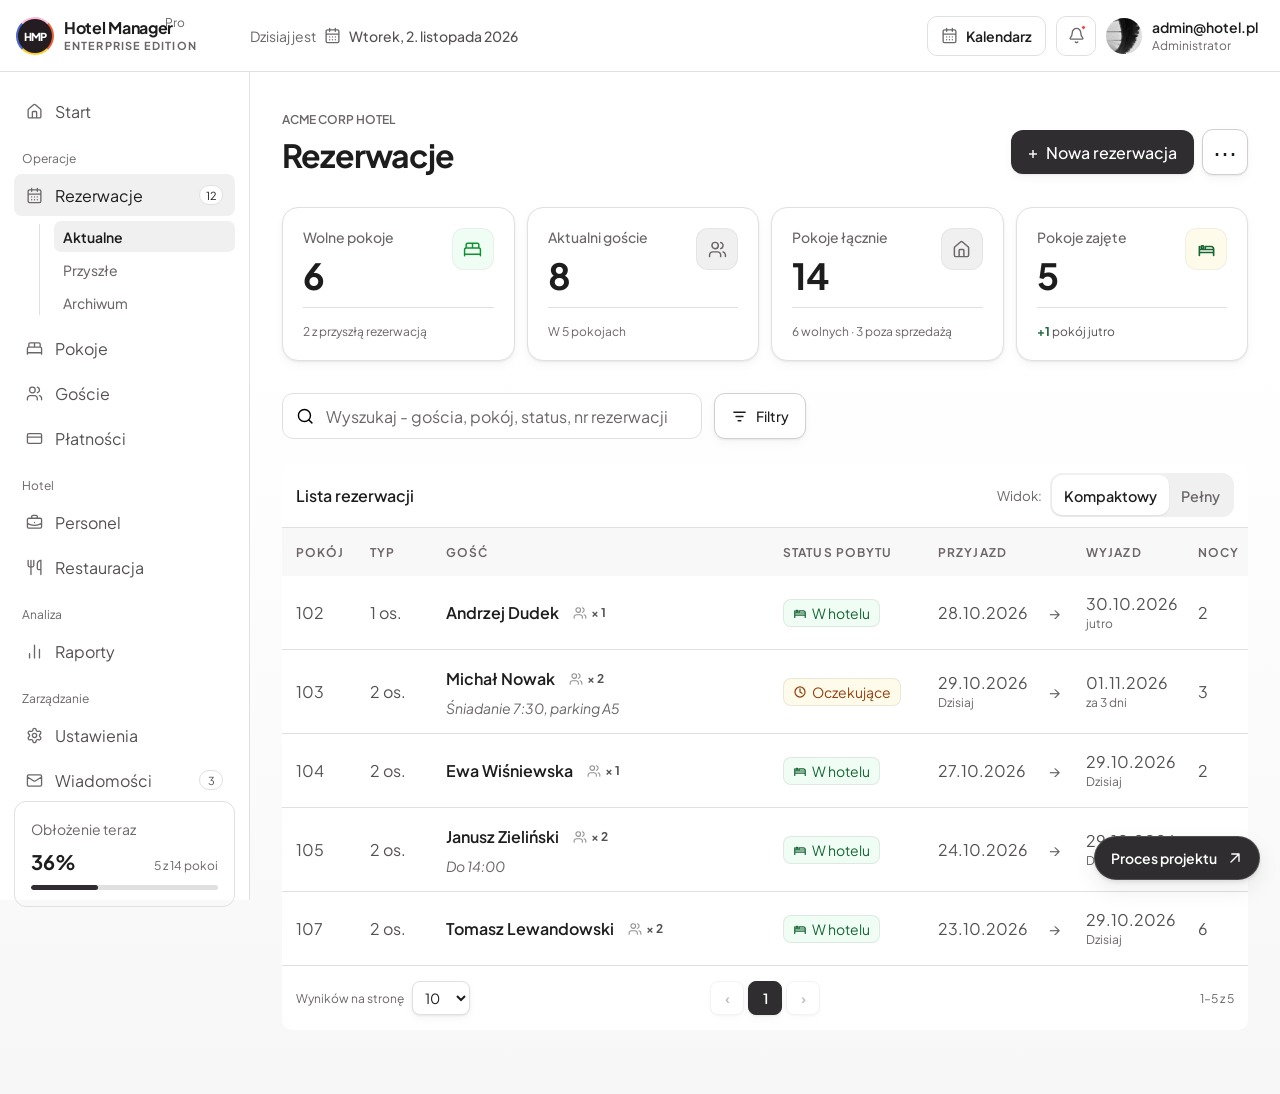
<file: index.html>
<!doctype html>
<html lang="pl">
  <head>
    <meta charset="UTF-8" />
    <meta name="viewport" content="width=device-width, initial-scale=1.0" />
    <title>Hotel Manager — Rezerwacje</title>
    <link rel="stylesheet" href="styles.css?v=20261029-52" />
  </head>
  <body>
    <a class="skip-link" href="#main-content">Przejdź do głównej treści</a>
    <header class="topbar">
      <a class="brand" href="#" aria-label="Hotel Manager — strona główna">
        <span class="brand-mark"><span>HMP</span></span>
        <span class="brand-copy"
          ><strong>Hotel Manager</strong><small>ENTERPRISE EDITION</small></span
        >
        <em>Pro</em>
      </a>
      <div class="today">
        <span>Dzisiaj jest</span><img src="assets/calendar.svg" alt="" /><strong
          ><span class="today-weekday">Wtorek, </span>2. listopada 2026</strong
        >
      </div>
      <div class="account-actions">
        <button class="calendar-button">
          <img src="assets/calendar.svg" alt="" />Kalendarz
        </button>
        <button class="icon-button" aria-label="Powiadomienia">
          <img src="assets/bell.svg" alt="" /><span
            class="notification-dot"
          ></span>
        </button>
        <div class="profile">
          <img class="avatar" src="assets/admin.png" alt="" />
          <div><strong>admin@hotel.pl</strong><span>Administrator</span></div>
        </div>
      </div>
    </header>

    <div class="app-shell">
      <aside class="sidebar">
        <nav aria-label="Nawigacja główna">
          <a href="#"><img src="assets/house.svg" alt="" />Start</a>
          <p>Operacje</p>
          <a class="active" href="#" id="reservations-nav"
            ><img src="assets/calendar.svg" alt="" />Rezerwacje
            <span class="nav-count">12</span></a
          >
          <div class="sidebar-submenu" aria-label="Widoki rezerwacji">
            <button
              type="button"
              class="selected"
              data-sidebar-section="current"
            >
              Aktualne
            </button>
            <button type="button" data-sidebar-section="future">
              Przyszłe
            </button>
            <button type="button" data-sidebar-section="archive">
              Archiwum
            </button>
          </div>
          <a href="#"><img src="assets/bed.svg" alt="" />Pokoje</a>
          <a href="#"><img src="assets/users.svg" alt="" />Goście</a>
          <a href="#"><img src="assets/card.svg" alt="" />Płatności</a>
          <p>Hotel</p>
          <a href="#"><img src="assets/briefcase.svg" alt="" />Personel</a>
          <a href="#"><img src="assets/utensils.svg" alt="" />Restauracja</a>
          <p>Analiza</p>
          <a href="#"><img src="assets/chart.svg" alt="" />Raporty</a>
          <p>Zarządzanie</p>
          <a href="#"><img src="assets/settings.svg" alt="" />Ustawienia</a>
          <a href="#"
            ><img src="assets/mail.svg" alt="" />Wiadomości
            <span class="nav-count">3</span></a
          >
        </nav>
        <div class="occupancy-card">
          <span>Obłożenie teraz</span>
          <div>
            <strong id="occupancy-rate">36%</strong
            ><small id="occupancy-description">5 z 14 pokoi</small>
          </div>
          <div class="progress"><i id="occupancy-progress"></i></div>
        </div>
      </aside>

      <main class="main-content" id="main-content" tabindex="-1">
        <section class="page-heading dashboard-view">
          <div>
            <p>ACME CORP HOTEL</p>
            <h1>Rezerwacje</h1>
          </div>

          <div class="page-heading-actions">
            <button class="primary-button" data-open-reservation-page>
              <span class="primary-button-symbol" aria-hidden="true">+</span>
              Nowa rezerwacja
            </button>
            <div class="actions-menu-wrap">
              <button
                type="button"
                class="overflow-action-button"
                id="actions-menu-toggle"
                aria-label="Więcej akcji"
                aria-expanded="false"
                aria-controls="actions-menu"
                aria-haspopup="menu"
              >
                ⋯
              </button>
              <div
                id="actions-menu"
                class="actions-menu"
                role="menu"
                aria-label="Akcje tabeli rezerwacji"
                hidden
              >
                <button type="button" id="print-table" role="menuitem">
                  <svg viewBox="0 0 24 24" aria-hidden="true">
                    <path
                      d="M7 8V3h10v5M7 17H5a2 2 0 0 1-2-2v-5a2 2 0 0 1 2-2h14a2 2 0 0 1 2 2v5a2 2 0 0 1-2 2h-2M7 14h10v7H7z"
                    />
                  </svg>
                  Drukuj
                </button>
                <span class="actions-menu-label" role="presentation"
                  >Pobierz</span
                >
                <button type="button" id="export-excel" role="menuitem">
                  <svg viewBox="0 0 24 24" aria-hidden="true">
                    <path
                      d="M14 2H6a2 2 0 0 0-2 2v16a2 2 0 0 0 2 2h12a2 2 0 0 0 2-2V8zM14 2v6h6M8 13l5 6m0-6-5 6"
                    />
                  </svg>
                  Excel
                </button>
                <button type="button" id="export-pdf" role="menuitem">
                  <svg viewBox="0 0 24 24" aria-hidden="true">
                    <path
                      d="M14 2H6a2 2 0 0 0-2 2v16a2 2 0 0 0 2 2h12a2 2 0 0 0 2-2V8zM14 2v6h6M8 16h8M8 12h5"
                    />
                  </svg>
                  PDF
                </button>
                <div class="actions-menu-separator" role="separator"></div>
                <button type="button" id="refresh-table" role="menuitem">
                  <svg viewBox="0 0 24 24" aria-hidden="true">
                    <path d="M20 11a8 8 0 1 0-2.34 5.66M20 4v7h-7" />
                  </svg>
                  Odśwież listę
                </button>
              </div>
            </div>
          </div>
        </section>

        <section
          class="stats-grid dashboard-view"
          aria-label="Podsumowanie hotelu"
        >
          <button
            type="button"
            class="stat-card stat-card-free"
            data-stat-filter="free"
            aria-pressed="false"
          >
            <span class="stat-icon"><img src="assets/bed.svg" alt="" /></span>
            <div class="stat-copy">
              <span>Wolne pokoje</span><strong id="stat-free-rooms">6</strong
              ><small>2 z przyszłą rezerwacją</small>
            </div>
          </button>
          <button
            type="button"
            class="stat-card stat-card-guests"
            data-stat-filter="guests"
            aria-pressed="false"
          >
            <span class="stat-icon"><img src="assets/users.svg" alt="" /></span>
            <div class="stat-copy">
              <span>Aktualni goście</span
              ><strong id="stat-current-guests">7</strong
              ><small>W 4 pokojach</small>
            </div>
          </button>
          <button
            type="button"
            class="stat-card"
            data-stat-filter="all"
            aria-pressed="false"
          >
            <span class="stat-icon"><img src="assets/house.svg" alt="" /></span>
            <div class="stat-copy">
              <span>Pokoje łącznie</span
              ><strong id="stat-total-rooms">14</strong
              ><small id="stat-room-breakdown"
                >6 wolnych · 3 poza sprzedażą</small
              >
            </div>
          </button>
          <button
            type="button"
            class="stat-card stat-card-occupied"
            data-stat-filter="occupied"
            aria-pressed="false"
          >
            <span class="stat-icon"><img src="assets/stay.svg" alt="" /></span>
            <div class="stat-copy">
              <span>Pokoje zajęte</span
              ><strong id="stat-occupied-rooms">5</strong
              ><small class="stat-trend"><b>+1</b> pokój jutro</small>
            </div>
          </button>
        </section>

        <section class="filters dashboard-view" aria-label="Filtry rezerwacji">
          <div class="filter-topline">
            <label class="search-field"
              ><span class="sr-only">Wyszukaj rezerwację</span
              ><img src="assets/search.svg" alt="" /><input
                id="search"
                type="search"
                placeholder="Wyszukaj - gościa, pokój, status, nr rezerwacji itd."
            /></label>
            <div class="filters-menu-wrap">
              <button
                type="button"
                class="filters-toggle"
                id="filters-toggle"
                aria-expanded="false"
                aria-controls="filters-popover"
              >
                <svg viewBox="0 0 24 24" aria-hidden="true">
                  <path d="M4 6h16M7 12h10M10 18h4" />
                </svg>
                Filtry
              </button>
              <div id="filters-popover" class="filters-popover" hidden>
                <div class="filters-popover-head">
                  <strong>Filtry rezerwacji</strong>
                  <button
                    type="button"
                    id="filters-close"
                    aria-label="Zamknij filtry"
                  >
                    ×
                  </button>
                </div>
                <div class="filters-popover-grid">
                  <label class="filter-field">
                    <span>Status pobytu</span>
                    <select id="status-filter">
                      <option value="all">Wszystkie statusy</option>
                      <option value="Oczekujące">Oczekujące</option>
                      <option value="W hotelu">W hotelu</option>
                      <option value="Zakończona">Zakończona</option>
                      <option value="Nie przyjechano">Nie przyjechano</option>
                      <option value="Anulowano">Anulowano</option>
                    </select>
                  </label>
                  <label class="filter-field">
                    <span>Płatność</span>
                    <select id="payment-filter">
                      <option value="all">Wszystkie metody</option>
                      <option value="Karta">Karta</option>
                      <option value="Gotówka">Gotówka</option>
                      <option value="Przelew">Przelew</option>
                    </select>
                  </label>
                  <label class="filter-field">
                    <span>Źródło</span>
                    <select id="source-filter">
                      <option value="all">Wszystkie źródła</option>
                      <option value="Bezpośrednio">Bezpośrednio</option>
                      <option value="Booking.com">Booking.com</option>
                      <option value="Telefon">Telefon</option>
                    </select>
                  </label>
                  <label class="checkbox-pill filter-field-wide">
                    <input id="mine-only" type="checkbox" /><span></span> Pokaż
                    wolne pokoje
                  </label>
                </div>
              </div>
            </div>
            <div
              id="list-date-range-filter"
              class="list-date-range-filter"
              hidden
            >
              <div class="stay-range-picker list-stay-range-picker">
                <button
                  type="button"
                  id="list-range-toggle"
                  class="stay-range-toggle"
                  aria-expanded="false"
                  aria-controls="list-range-popover"
                >
                  <img src="assets/calendar.svg" alt="" />
                  <span class="stay-range-values">
                    <span class="stay-range-value">
                      <strong id="list-range-start-display">Przyjazd</strong>
                    </span>
                    <span class="stay-range-separator" aria-hidden="true"
                      >–</span
                    >
                    <span class="stay-range-value">
                      <strong id="list-range-end-display">Wyjazd</strong>
                    </span>
                  </span>
                  <img
                    class="stay-range-chevron"
                    src="assets/chevron.svg"
                    alt=""
                  />
                </button>
                <div
                  id="list-range-popover"
                  class="stay-range-popover"
                  role="dialog"
                  aria-label="Filtruj rezerwacje według terminu pobytu"
                  hidden
                >
                  <div class="stay-range-head">
                    <button
                      type="button"
                      id="list-range-prev"
                      aria-label="Poprzedni miesiąc"
                    >
                      ‹
                    </button>
                    <div class="stay-range-month-titles">
                      <strong id="list-range-month-primary"
                        >Październik 2026</strong
                      >
                      <strong id="list-range-month-secondary"
                        >Listopad 2026</strong
                      >
                    </div>
                    <button
                      type="button"
                      id="list-range-next"
                      aria-label="Następny miesiąc"
                    >
                      ›
                    </button>
                  </div>
                  <div class="stay-range-calendars">
                    <section class="stay-range-calendar">
                      <div class="stay-range-weekdays" aria-hidden="true">
                        <span>Pn</span><span>Wt</span><span>Śr</span
                        ><span>Cz</span><span>Pt</span><span>So</span
                        ><span>Nd</span>
                      </div>
                      <div
                        id="list-range-days-primary"
                        class="stay-range-days"
                      ></div>
                    </section>
                    <section class="stay-range-calendar">
                      <div class="stay-range-weekdays" aria-hidden="true">
                        <span>Pn</span><span>Wt</span><span>Śr</span
                        ><span>Cz</span><span>Pt</span><span>So</span
                        ><span>Nd</span>
                      </div>
                      <div
                        id="list-range-days-secondary"
                        class="stay-range-days"
                      ></div>
                    </section>
                  </div>
                  <p id="list-range-hint" class="stay-range-hint">
                    Wybierz datę przyjazdu
                  </p>
                  <div
                    class="stay-range-flexibility"
                    aria-label="Elastyczność terminu"
                  >
                    <button
                      type="button"
                      class="selected"
                      data-list-flex-days="0"
                    >
                      Dokładny termin
                    </button>
                    <button type="button" data-list-flex-days="1">
                      ± 1 dzień
                    </button>
                    <button type="button" data-list-flex-days="2">
                      ± 2 dni
                    </button>
                    <button type="button" data-list-flex-days="3">
                      ± 3 dni
                    </button>
                    <button type="button" data-list-flex-days="7">
                      ± 7 dni
                    </button>
                  </div>
                </div>
              </div>
            </div>
          </div>

          <div
            id="active-filters"
            class="active-filters"
            aria-label="Aktywne filtry"
            hidden
          ></div>
        </section>

        <section
          class="table-card dashboard-view"
          aria-label="Lista rezerwacji"
        >
          <div class="table-toolbar">
            <div id="table-list-title" style="font-weight: 550">
              Lista rezerwacji
            </div>
            <div style="display: flex; gap: 8px; align-items: center">
              <small style="color: var(--color-text-tertiary)">Widok:</small>
              <div
                class="view-switch"
                role="group"
                aria-label="Gęstość widoku tabeli rezerwacji"
              >
                <button class="selected" data-table-view="compact">
                  Kompaktowy
                </button>
                <button data-table-view="full">Pełny</button>
              </div>
            </div>
          </div>
          <div class="table-scroll">
            <table id="reservations-table">
              <colgroup id="reservations-colgroup">
                <col class="room" />
                <col class="type" />
                <col class="guest" />
                <col class="status" />
                <col class="arrival" />
                <col class="stay-arrow" />
                <col class="departure" />
                <col class="nights" />
                <col class="night-price" />
                <col class="total" />
                <col class="actions" />
              </colgroup>
              <thead id="reservations-head">
                <tr>
                  <th>Pokój</th>
                  <th>Typ</th>
                  <th>Gość</th>
                  <th>Status pobytu</th>
                  <th>Przyjazd</th>
                  <th class="stay-arrow-head" aria-label="Do"></th>
                  <th>Wyjazd</th>
                  <th>Nocy</th>
                  <th>Za noc</th>
                  <th>Łącznie</th>
                  <th></th>
                </tr>
              </thead>
              <tbody id="reservation-body"></tbody>
            </table>
          </div>
          <footer class="table-footer">
            <div class="page-size-control">
              <label for="page-size">Wyników na stronę</label
              ><select id="page-size">
                <option value="10">10</option>
                <option value="20">20</option>
                <option value="50">50</option>
              </select>
            </div>
            <nav class="pagination" aria-label="Paginacja rezerwacji">
              <button
                type="button"
                id="page-prev"
                aria-label="Poprzednia strona"
              >
                ‹
              </button>
              <div id="pagination-pages" class="pagination-pages"></div>
              <button type="button" id="page-next" aria-label="Następna strona">
                ›
              </button>
            </nav>
            <span
              id="result-count"
              class="sr-only"
              role="status"
              aria-live="polite"
              aria-atomic="true"
              >8 wyników</span
            >
            <span id="pagination-summary">1–8 z 8</span>
          </footer>
        </section>

        <section id="new-reservation-page" class="reservation-page" hidden>
          <div class="reservation-page-heading">
            <button type="button" class="back-button" id="back-to-reservations">
              <span aria-hidden="true">←</span> Rezerwacje
            </button>
            <div>
              <h1 id="reservation-page-title">Dodaj rezerwację</h1>
            </div>
          </div>
          <div class="reservation-page-layout">
            <form id="reservation-form" class="reservation-form-card">
              <h2>Pobyt</h2>
              <div class="modal-grid reservation-stay-grid">
                <div class="field field-wide date-range-field">
                  <span class="field-label">Termin pobytu</span>
                  <div class="stay-range-picker">
                    <button
                      type="button"
                      id="stay-range-toggle"
                      class="stay-range-toggle"
                      aria-expanded="false"
                      aria-controls="stay-range-popover"
                    >
                      <img src="assets/calendar.svg" alt="" />
                      <span class="stay-range-values">
                        <span class="stay-range-value">
                          <small>Data przyjazdu</small>
                          <strong id="stay-arrival-display"
                            >pon., 2 lis.</strong
                          >
                        </span>
                        <span class="stay-range-separator" aria-hidden="true"
                          >–</span
                        >
                        <span class="stay-range-value">
                          <small>Data wyjazdu</small>
                          <strong id="stay-departure-display"
                            >czw., 5 lis.</strong
                          >
                        </span>
                      </span>
                      <img
                        class="stay-range-chevron"
                        src="assets/chevron.svg"
                        alt=""
                      />
                    </button>
                    <input name="arrival" type="hidden" value="2026-11-02" />
                    <input name="departure" type="hidden" value="2026-11-05" />
                    <div
                      id="stay-range-popover"
                      class="stay-range-popover"
                      role="dialog"
                      aria-label="Wybierz termin pobytu"
                      hidden
                    >
                      <div class="stay-range-head">
                        <button
                          type="button"
                          id="stay-range-prev"
                          aria-label="Poprzedni miesiąc"
                        >
                          ‹
                        </button>
                        <div class="stay-range-month-titles">
                          <strong id="stay-range-month-primary"
                            >Październik 2026</strong
                          >
                          <strong id="stay-range-month-secondary"
                            >Listopad 2026</strong
                          >
                        </div>
                        <button
                          type="button"
                          id="stay-range-next"
                          aria-label="Następny miesiąc"
                        >
                          ›
                        </button>
                      </div>
                      <div class="stay-range-calendars">
                        <section class="stay-range-calendar">
                          <div class="stay-range-weekdays" aria-hidden="true">
                            <span>Pn</span><span>Wt</span><span>Śr</span
                            ><span>Cz</span><span>Pt</span><span>So</span
                            ><span>Nd</span>
                          </div>
                          <div
                            id="stay-range-days-primary"
                            class="stay-range-days"
                          ></div>
                        </section>
                        <section class="stay-range-calendar">
                          <div class="stay-range-weekdays" aria-hidden="true">
                            <span>Pn</span><span>Wt</span><span>Śr</span
                            ><span>Cz</span><span>Pt</span><span>So</span
                            ><span>Nd</span>
                          </div>
                          <div
                            id="stay-range-days-secondary"
                            class="stay-range-days"
                          ></div>
                        </section>
                      </div>
                      <p id="stay-range-hint" class="stay-range-hint">
                        Wybierz datę przyjazdu
                      </p>
                      <div
                        class="stay-range-flexibility"
                        aria-label="Elastyczność terminu"
                      >
                        <button
                          type="button"
                          class="selected"
                          data-flex-days="0"
                        >
                          Dokładny termin
                        </button>
                        <button type="button" data-flex-days="1">
                          ± 1 dzień
                        </button>
                        <button type="button" data-flex-days="2">
                          ± 2 dni
                        </button>
                        <button type="button" data-flex-days="3">
                          ± 3 dni
                        </button>
                        <button type="button" data-flex-days="7">
                          ± 7 dni
                        </button>
                      </div>
                      <input type="hidden" name="dateFlexibility" value="0" />
                    </div>
                  </div>
                </div>
                <label class="field">
                  Liczba osób
                  <select id="planned-guests" name="plannedGuests">
                    <option value="1" selected>1 osoba</option>
                    <option value="2">2 osoby</option>
                    <option value="3">3 osoby</option>
                    <option value="4">4 osoby</option>
                  </select>
                </label>
                <div class="stay-room-guidance">
                  <img src="assets/bed.svg" alt="" />
                  <span
                    >Wybierz dostępny pokój w karcie po prawej stronie.</span
                  >
                </div>
              </div>
              <input
                class="room-value-input"
                type="hidden"
                name="room"
                value="101"
              />

              <h2>Dane głównego gościa</h2>
              <div class="modal-grid">
                <label class="field"
                  >Imię<input
                    name="guestFirstName"
                    required
                    autocomplete="given-name"
                    placeholder="Imię gościa"
                /></label>
                <label class="field"
                  >Nazwisko<input
                    name="guestLastName"
                    required
                    autocomplete="family-name"
                    placeholder="Nazwisko gościa"
                /></label>
                <label class="field"
                  >Data urodzenia<input
                    name="guestBirthDate"
                    type="date"
                    autocomplete="bday"
                    required
                /></label>
                <label class="field"
                  >Miasto / kraj<input
                    name="guestLocation"
                    autocomplete="address-level2"
                    placeholder="np. Warszawa, Polska"
                /></label>
                <label class="field"
                  >Telefon<input
                    name="guestPhone"
                    type="tel"
                    autocomplete="tel"
                    placeholder="+48 XXX XXX XXX"
                /></label>
                <label class="field"
                  >E-mail<input
                    name="guestEmail"
                    type="email"
                    autocomplete="email"
                    placeholder="gosc@example.com"
                /></label>

                <div class="additional-guests-section field-wide">
                  <div class="additional-guests-head">
                    <div>
                      <strong>Osoby dodatkowe</strong
                      ><span id="additional-guests-count"
                        >Brak dodatkowych osób</span
                      >
                    </div>
                    <button
                      type="button"
                      class="secondary-button add-guest-button"
                      id="add-guest"
                    >
                      <span aria-hidden="true">+</span> Dodaj osobę
                    </button>
                  </div>
                  <div
                    id="additional-guests"
                    class="additional-guests-list"
                    aria-live="polite"
                  ></div>
                </div>

                <label class="field field-wide"
                  >Źródło<select name="source">
                    <option>Bezpośrednio</option>
                    <option>Booking.com</option>
                    <option>Telefon</option>
                  </select></label
                >

                <h2 class="field-wide">Płatność</h2>
                <fieldset class="payment-choice-group field-wide">
                  <legend>Status płatności</legend>
                  <div class="payment-radio-grid">
                    <label class="payment-radio-card">
                      <input
                        type="radio"
                        name="paymentStatus"
                        value="Nieopłacona"
                        checked
                        required
                      />
                      <span class="payment-radio-content">
                        <img src="assets/clock.svg" alt="" />
                        <strong>Nieopłacona</strong>
                        <small>Brak zarejestrowanej wpłaty</small>
                      </span>
                    </label>
                    <label class="payment-radio-card">
                      <input
                        type="radio"
                        name="paymentStatus"
                        value="Częściowo opłacona"
                        required
                      />
                      <span class="payment-radio-content">
                        <img src="assets/payment.svg" alt="" />
                        <strong>Częściowo</strong>
                        <small>Wpłacono część należności</small>
                      </span>
                    </label>
                    <label class="payment-radio-card">
                      <input
                        type="radio"
                        name="paymentStatus"
                        value="Opłacona"
                        required
                      />
                      <span class="payment-radio-content">
                        <img src="assets/check.svg" alt="" />
                        <strong>Opłacona</strong>
                        <small>Cała kwota została opłacona</small>
                      </span>
                    </label>
                    <label class="payment-radio-card">
                      <input
                        type="radio"
                        name="paymentStatus"
                        value="Do zapłaty na miejscu"
                        required
                      />
                      <span class="payment-radio-content">
                        <img src="assets/stay.svg" alt="" />
                        <strong>Na miejscu</strong>
                        <small>Płatność podczas pobytu</small>
                      </span>
                    </label>
                  </div>
                </fieldset>

                <fieldset class="payment-choice-group field-wide">
                  <legend>Metoda płatności</legend>
                  <div class="payment-radio-grid">
                    <label class="payment-radio-card">
                      <input
                        type="radio"
                        name="paymentMethod"
                        value="Karta"
                        checked
                        required
                      />
                      <span class="payment-radio-content">
                        <img src="assets/card.svg" alt="" />
                        <strong>Karta</strong>
                        <small>Terminal lub płatność online</small>
                      </span>
                    </label>
                    <label class="payment-radio-card">
                      <input
                        type="radio"
                        name="paymentMethod"
                        value="Gotówka"
                        required
                      />
                      <span class="payment-radio-content">
                        <img src="assets/payment.svg" alt="" />
                        <strong>Gotówka</strong>
                        <small>Płatność w recepcji</small>
                      </span>
                    </label>
                    <label class="payment-radio-card">
                      <input
                        type="radio"
                        name="paymentMethod"
                        value="Przelew"
                        required
                      />
                      <span class="payment-radio-content">
                        <img src="assets/house.svg" alt="" />
                        <strong>Przelew</strong>
                        <small>Przelew na konto hotelu</small>
                      </span>
                    </label>
                    <label class="payment-radio-card">
                      <input
                        type="radio"
                        name="paymentMethod"
                        value="Booking.com"
                        required
                      />
                      <span class="payment-radio-content">
                        <img src="assets/globe.svg" alt="" />
                        <strong>Booking.com</strong>
                        <small>Rozliczenie przez platformę</small>
                      </span>
                    </label>
                  </div>
                </fieldset>
                <div class="field field-wide addons-field">
                  <span class="field-label">Usługi dodatkowe</span>
                  <div class="addon-grid">
                    <div class="addon-option-group">
                      <label class="addon-option"
                        ><input
                          id="breakfast-extra"
                          type="checkbox"
                          name="extras"
                          value="Śniadanie"
                          data-price="40"
                          data-mode="person-night"
                        /><span class="addon-check"></span
                        ><span
                          ><strong>Śniadanie</strong
                          ><small>40 zł / osoba / noc</small></span
                        ></label
                      >
                      <div id="breakfast-config" class="addon-config" hidden>
                        <label
                          ><span>Dla ilu osób</span
                          ><input
                            id="breakfast-guests"
                            name="breakfastGuests"
                            type="number"
                            min="1"
                            value="1"
                        /></label>
                        <label
                          ><span>Na ile nocy</span
                          ><input
                            id="breakfast-nights"
                            name="breakfastNights"
                            type="number"
                            min="1"
                            value="3"
                        /></label>
                      </div>
                    </div>
                    <label class="addon-option"
                      ><input
                        type="checkbox"
                        name="extras"
                        value="Parking"
                        data-price="50"
                        data-mode="night"
                      /><span class="addon-check"></span
                      ><span
                        ><strong>Parking</strong
                        ><small>50 zł / noc</small></span
                      ></label
                    >
                    <label class="addon-option"
                      ><input
                        type="checkbox"
                        name="extras"
                        value="Łóżeczko dziecięce"
                        data-price="60"
                        data-mode="flat"
                      /><span class="addon-check"></span
                      ><span
                        ><strong>Łóżeczko dziecięce</strong
                        ><small>60 zł / pobyt</small></span
                      ></label
                    >
                    <label class="addon-option"
                      ><input
                        type="checkbox"
                        name="extras"
                        value="Późne wymeldowanie"
                        data-price="100"
                        data-mode="flat"
                      /><span class="addon-check"></span
                      ><span
                        ><strong>Późne wymeldowanie</strong
                        ><small>100 zł / pobyt</small></span
                      ></label
                    >
                  </div>
                </div>
                <div class="field field-wide pricing-field">
                  <span class="field-label">Podsumowanie ceny</span>
                  <div class="pricing-grid">
                    <label
                      ><span>Liczba nocy</span
                      ><input id="night-count" type="text" value="3" readonly
                    /></label>
                    <label
                      ><span>Cena za noc</span
                      ><input
                        id="nightly-rate"
                        type="text"
                        inputmode="decimal"
                        value="500 zł"
                      />
                      <small
                        id="nightly-rate-note"
                        class="pricing-input-note"
                        hidden
                      ></small>
                    </label>
                    <label class="total-input"
                      ><span>Suma</span
                      ><input
                        id="reservation-total"
                        name="total"
                        type="text"
                        value="1 500 zł"
                    /></label>
                  </div>
                  <small id="price-formula" class="price-formula"
                    >3 noce × 500 zł</small
                  >
                </div>
                <label class="field field-wide"
                  >Uwagi<textarea
                    name="notes"
                    placeholder="Dodatkowe informacje"
                  ></textarea>
                </label>
              </div>
              <div class="reservation-form-actions">
                <button
                  type="button"
                  class="secondary-button"
                  id="cancel-reservation-page"
                >
                  Anuluj</button
                ><button
                  type="button"
                  class="secondary-button"
                  id="check-in-reservation"
                  hidden
                >
                  Zamelduj</button
                ><button
                  id="reservation-submit"
                  class="primary-button"
                  type="submit"
                >
                  Dodaj rezerwację
                </button>
              </div>
            </form>

            <div class="reservation-side-column">
              <aside
                class="reservation-calendar-panel"
                aria-label="Dostępność wybranego pokoju"
              >
                <div class="calendar-room-selector">
                  <h2 class="smaller">Pokój</h2>
                  <div
                    class="room-card"
                    data-open="room-picker"
                    role="button"
                    tabindex="0"
                    aria-label="Zmień wybrany pokój"
                  >
                    <!-- <span class="room-card-icon"
                      ><img src="assets/bed.svg" alt=""
                    /></span> -->
                    <span class="room-gallery" aria-label="Zdjęcia pokoju">
                      <img
                        id="room-gallery-image"
                        src="assets/room-modernist.png"
                        alt="Nowoczesny pokój hotelowy w bieli i jasnym drewnie"
                      />
                      <button type="button" id="room-gallery-prev" aria-label="Poprzednie zdjęcie pokoju">‹</button>
                      <button type="button" id="room-gallery-next" aria-label="Następne zdjęcie pokoju">›</button>
                      <span class="room-gallery-count" id="room-gallery-count">1 / 4</span>
                    </span>
                    <span class="room-card-copy">
                      <span class="room-card-top"
                        ><strong id="selected-room-number">Pokój 101</strong
                        ><span
                          id="selected-room-status"
                          class="room-state room-state-free"
                          >Wolny</span
                        ></span
                      >
                      <span id="selected-room-type" class="room-card-type"
                        >Standard · 2 osoby · 1 łóżko podwójne</span
                      >
                      <span class="room-card-meta"
                        ><span id="selected-room-floor">1. piętro</span
                        ><strong id="selected-room-price"
                          >500 zł / noc</strong
                        ></span
                      >
                      <span
                        id="selected-room-reserved"
                        class="room-reservation-note"
                        hidden
                      ></span>
                    </span>
                    <!-- <span class="room-card-action"
                      >Zmień <span aria-hidden="true">→</span></span
                    > -->
                  </div>
                </div>
                <details class="calendar-accordion">
                  <summary style="display: flex">
                    <h3 class="smaller">Dostępność w terminie</h3>
                    <img
                      class="calendar-accordion-chevron"
                      src="assets/chevron.svg"
                      alt=""
                    />
                  </summary>
                  <div class="calendar-accordion-content">
                    <div class="calendar-head">
                      <button
                        type="button"
                        id="calendar-prev"
                        aria-label="Poprzedni miesiąc"
                      >
                        ‹</button
                      ><strong id="calendar-month">Listopad 2026</strong
                      ><button
                        type="button"
                        id="calendar-next"
                        aria-label="Następny miesiąc"
                      >
                        ›
                      </button>
                    </div>
                    <div class="calendar-weekdays" aria-hidden="true">
                      <span>Pon</span><span>Wt</span><span>Śr</span
                      ><span>Czw</span><span>Pt</span><span>Sob</span
                      ><span>Niedz</span>
                    </div>
                    <div id="calendar-days" class="calendar-days"></div>
                    <div class="calendar-legend">
                      <span><i class="legend-selected"></i>Wybrany pobyt</span
                      ><span><i class="legend-booked"></i>Zajęty termin</span>
                    </div>
                    <div class="future-bookings">
                      <div class="future-bookings-head">
                        Przyszłe rezerwacje<span id="future-bookings-count"
                          >0</span
                        >
                      </div>
                      <div id="future-bookings-list"></div>
                    </div>
                  </div>
                </details>
              </aside>

              <aside
                class="reservation-price-panel"
                aria-label="Podsumowanie ceny"
              >
                <h2 class="smaller">Podsumowanie ceny</h2>
                <div class="price-receipt">
                  <div class="price-receipt-row">
                    <span id="receipt-stay-label">3 noce × 500 zł</span>
                    <strong id="receipt-stay-total">1 500 zł</strong>
                  </div>
                  <div id="receipt-extras" class="price-receipt-extras"></div>
                  <div
                    id="receipt-discount"
                    class="price-receipt-discount"
                    hidden
                  >
                    <span id="receipt-discount-label">Rabat -0%</span>
                    <strong id="receipt-discount-value">-0 zł</strong>
                  </div>
                  <div class="price-receipt-total">
                    <span>Łącznie</span>
                    <strong id="receipt-total">1 500 zł</strong>
                  </div>
                  <small>Cena obejmuje wybrany pokój i usługi dodatkowe.</small>
                </div>
              </aside>
            </div>
          </div>
        </section>
      </main>
    </div>

    <dialog
      id="details-modal"
      class="modal details-modal"
      aria-labelledby="details-modal-title"
    >
      <form id="close-details-modal" method="dialog"></form>
      <div class="modal-form">
        <div class="modal-head">
          <div>
            <h2 id="details-modal-title">Szczegóły rezerwacji</h2>
          </div>
          <div class="details-header-actions">
            <button type="button" class="details-utility-button" title="Drukuj">
              <svg viewBox="0 0 24 24" aria-hidden="true">
                <path
                  d="M7 8V3h10v5M7 17H5a2 2 0 0 1-2-2v-4a2 2 0 0 1 2-2h14a2 2 0 0 1 2 2v4a2 2 0 0 1-2 2h-2M7 14h10v7H7z"
                />
              </svg>
              Drukuj
            </button>
            <button
              type="button"
              class="details-utility-button"
              title="Pobierz Excel"
            >
              <svg viewBox="0 0 24 24" aria-hidden="true">
                <path
                  d="M5 3h9l5 5v13H5zM14 3v6h5M8 13l4 5m0-5-4 5m7-5v5m0-5h2m-2 2.5h2"
                />
              </svg>
              Excel
            </button>
            <button
              type="button"
              class="details-utility-button"
              title="Pobierz PDF"
            >
              <svg viewBox="0 0 24 24" aria-hidden="true">
                <path
                  d="M5 3h9l5 5v13H5zM14 3v6h5M8 15h2a1.5 1.5 0 0 0 0-3H8v6m6 0v-6h1a3 3 0 0 1 0 6h-1m5 0v-6h3m-3 3h2"
                />
              </svg>
              PDF
            </button>
            <button
              type="submit"
              class="modal-close"
              form="close-details-modal"
              value="cancel"
              aria-label="Zamknij"
            >
              ×
            </button>
          </div>
        </div>

        <div id="details-read-view">
          <section class="details-info-section">
            <h3>Dane gościa</h3>
            <div class="details-summary">
              <div>
                <span>Imię</span><strong id="details-first-name">—</strong>
              </div>
              <div>
                <span>Nazwisko</span><strong id="details-last-name">—</strong>
              </div>
              <div>
                <span>Data urodzenia</span
                ><strong id="details-birth-date">—</strong>
              </div>
              <div>
                <span>Miasto / kraj</span
                ><strong id="details-location">—</strong>
              </div>
              <div>
                <span>Telefon</span><strong id="details-phone">—</strong>
              </div>
              <div class="details-wide">
                <span>E-mail</span><strong id="details-email">—</strong>
              </div>
              <div class="details-wide">
                <span>Osoby dodatkowe</span
                ><strong id="details-companions">Brak</strong>
              </div>
            </div>
          </section>
          <section class="details-info-section">
            <h3>Pokój</h3>
            <div class="details-summary">
              <div>
                <span>Numer i typ</span><strong id="details-room">—</strong>
              </div>
              <div>
                <span>Powierzchnia</span
                ><strong id="details-room-area">—</strong>
              </div>
              <div>
                <span>Liczba osób</span
                ><strong id="details-room-capacity">—</strong>
              </div>
              <div>
                <span>Łóżka</span><strong id="details-room-beds">—</strong>
              </div>
              <div>
                <span>Piętro</span><strong id="details-room-floor">—</strong>
              </div>
              <div>
                <span>Udogodnienia</span
                ><strong id="details-room-amenities">—</strong>
              </div>
            </div>
          </section>
          <section class="details-info-section">
            <h3>Pobyt</h3>
            <div class="details-summary">
              <div>
                <span>Status rezerwacji</span>
                <strong
                  id="details-current-status"
                  class="details-current-status"
                  >—</strong
                >
              </div>
              <div>
                <span>Numer rezerwacji</span><strong id="details-id">—</strong>
              </div>
              <div>
                <span>Termin</span><strong id="details-dates">—</strong>
              </div>
              <div>
                <span>Liczba nocy</span><strong id="details-nights">—</strong>
              </div>
            </div>
          </section>
          <section class="details-info-section">
            <h3>Podsumowanie płatności</h3>
            <div class="price-receipt details-price-receipt">
              <div class="price-receipt-row">
                <span id="details-stay-label">—</span>
                <strong id="details-stay-total">—</strong>
              </div>
              <div id="details-extras-list" class="price-receipt-extras"></div>
              <div id="details-discount" class="price-receipt-discount" hidden>
                <span id="details-discount-label">Rabat</span>
                <strong id="details-discount-value">—</strong>
              </div>
              <div class="price-receipt-total">
                <span>Łącznie</span><strong id="details-total">—</strong>
              </div>
            </div>
            <div class="details-payment-meta">
              <div>
                <span>Metoda płatności</span
                ><strong id="details-payment">—</strong>
              </div>
              <div>
                <span>Status płatności</span
                ><strong id="details-payment-status">—</strong>
              </div>
            </div>
          </section>
          <div class="details-note">
            <span>Informacje dodatkowe</span>
            <p id="details-note">Brak dodatkowych informacji.</p>
          </div>
        </div>

        <div class="modal-actions">
          <button
            type="submit"
            class="danger-button"
            form="close-details-modal"
            value="cancel"
          >
            Anuluj rezerwację
          </button>
          <button type="button" id="details-edit-toggle" class="primary-button">
            Edytuj rezerwację
          </button>
        </div>
      </div>
    </dialog>

    <dialog
      id="room-picker"
      class="modal room-picker-modal"
      aria-labelledby="room-picker-title"
    >
      <form id="close-room-picker" method="dialog"></form>
      <div class="modal-form">
        <div class="modal-head">
          <h2 id="room-picker-title">Wybierz pokój</h2>
          <button
            class="modal-close"
            form="close-room-picker"
            value="cancel"
            aria-label="Zamknij"
          >
            ×
          </button>
        </div>
        <div class="room-picker-layout">
          <aside class="room-picker-filters" aria-label="Filtry pokoi">
            <label class="search-field room-search"
              ><span class="sr-only">Wyszukaj pokój</span
              ><img src="assets/search.svg" alt="" /><input
                id="room-search"
                type="search"
                placeholder="Szukaj pokoju"
            /></label>
            <div
              class="room-advanced-filters"
              aria-label="Filtry wyposażenia pokoju"
            >
              <div class="room-filter-selects">
                <label
                  >Liczba osób
                  <select id="room-capacity-filter">
                    <option value="all">Dowolna</option>
                    <option value="1">1 osoba</option>
                    <option value="2">2 osoby</option>
                    <option value="3">3 osoby</option>
                    <option value="4">4 osoby</option>
                  </select>
                </label>
                <label
                  >Powierzchnia
                  <select id="room-area-filter">
                    <option value="0">Dowolna</option>
                    <option value="20">od 20 m²</option>
                    <option value="25">od 25 m²</option>
                    <option value="30">od 30 m²</option>
                    <option value="40">od 40 m²</option>
                  </select>
                </label>
              </div>
              <fieldset class="room-amenity-filters">
                <legend>Udogodnienia</legend>
                <label><input type="checkbox" value="Wi‑Fi" />Wi‑Fi</label>
                <label><input type="checkbox" value="Balkon" />Balkon</label>
                <label><input type="checkbox" value="Parking" />Parking</label>
                <label
                  ><input
                    type="checkbox"
                    value="Klimatyzacja"
                  />Klimatyzacja</label
                >
                <label
                  ><input type="checkbox" value="Aneks kuchenny" />Aneks
                  kuchenny</label
                >
              </fieldset>
              <button
                type="button"
                id="clear-room-filters"
                class="room-filter-clear"
              >
                Wyczyść filtry
              </button>
            </div>
          </aside>

          <section class="room-picker-results" aria-label="Dostępne pokoje">
            <div class="room-list-head">
              <strong>Dostępne pokoje</strong>
              <span
                id="room-result-count"
                role="status"
                aria-live="polite"
                aria-atomic="true"
                >0 wyników</span
              >
            </div>
            <div id="room-list" class="room-list"></div>
          </section>
        </div>
        <div class="modal-actions">
          <button
            class="secondary-button"
            form="close-room-picker"
            value="cancel"
          >
            Anuluj
          </button>
        </div>
      </div>
    </dialog>

    <dialog
      id="success-modal"
      class="modal success-modal"
      aria-labelledby="success-modal-title"
    >
      <form id="close-success-modal" method="dialog"></form>
      <div class="modal-form success-content">
        <div
          id="success-lottie"
          class="success-lottie"
          aria-hidden="true"
        ></div>
        <h2 id="success-modal-title">Gotowe!</h2>
        <p class="success-message">Nowa rezerwacja została pomyślnie dodana.</p>
        <div class="success-summary">
          <div><span>Gość</span><strong id="success-guest">—</strong></div>
          <div><span>Pokój</span><strong id="success-room">—</strong></div>
          <div><span>Łącznie</span><strong id="success-total">—</strong></div>
          <div>
            <span>Płatność</span><strong id="success-payment">—</strong>
          </div>
        </div>
        <div class="success-actions">
          <button
            class="secondary-button"
            form="close-success-modal"
            value="done"
          >
            Wróć do listy
          </button>
          <button
            type="button"
            class="primary-button"
            id="success-view-reservation"
          >
            Zobacz rezerwację
          </button>
        </div>
      </div>
    </dialog>

    <div
      class="toast"
      id="toast"
      role="status"
      aria-live="polite"
      aria-atomic="true"
      hidden
    >
      <img src="assets/check.svg" alt="" /><span></span>
    </div>
    <div
      class="row-actions-menu"
      id="row-actions-menu"
      role="menu"
      aria-label="Akcje rezerwacji"
      hidden
    >
      <button type="button" role="menuitem" data-row-option="edit">
        <svg viewBox="0 0 24 24" aria-hidden="true">
          <path d="M12 20h9" />
          <path d="M16.5 3.5a2.1 2.1 0 0 1 3 3L8 18l-4 1 1-4Z" />
        </svg>
        <span>Edytuj</span>
      </button>
      <button type="button" role="menuitem" data-row-option="archive">
        <svg viewBox="0 0 24 24" aria-hidden="true">
          <path d="M4 7h16v13H4Z" />
          <path d="M3 3h18v4H3Zm6 9h6" />
        </svg>
        <span>Archiwizuj</span>
      </button>
      <button
        type="button"
        class="row-actions-menu-danger"
        role="menuitem"
        data-row-option="delete"
      >
        <svg viewBox="0 0 24 24" aria-hidden="true">
          <path d="M3 6h18M8 6V4h8v2m3 0-1 14H6L5 6m4 4v6m6-6v6" />
        </svg>
        <span>Usuń</span>
      </button>
    </div>
    <a class="process-board-fab" href="process-board.html">
      <span>Proces projektu</span>
      <svg viewBox="0 0 20 20" aria-hidden="true">
        <path d="M5 15 15 5M6 5h9v9" />
      </svg>
    </a>
    <script src="assets/lottie-light.min.js"></script>
    <script src="script.js?v=20261029-36"></script>
  </body>
</html>
</file>
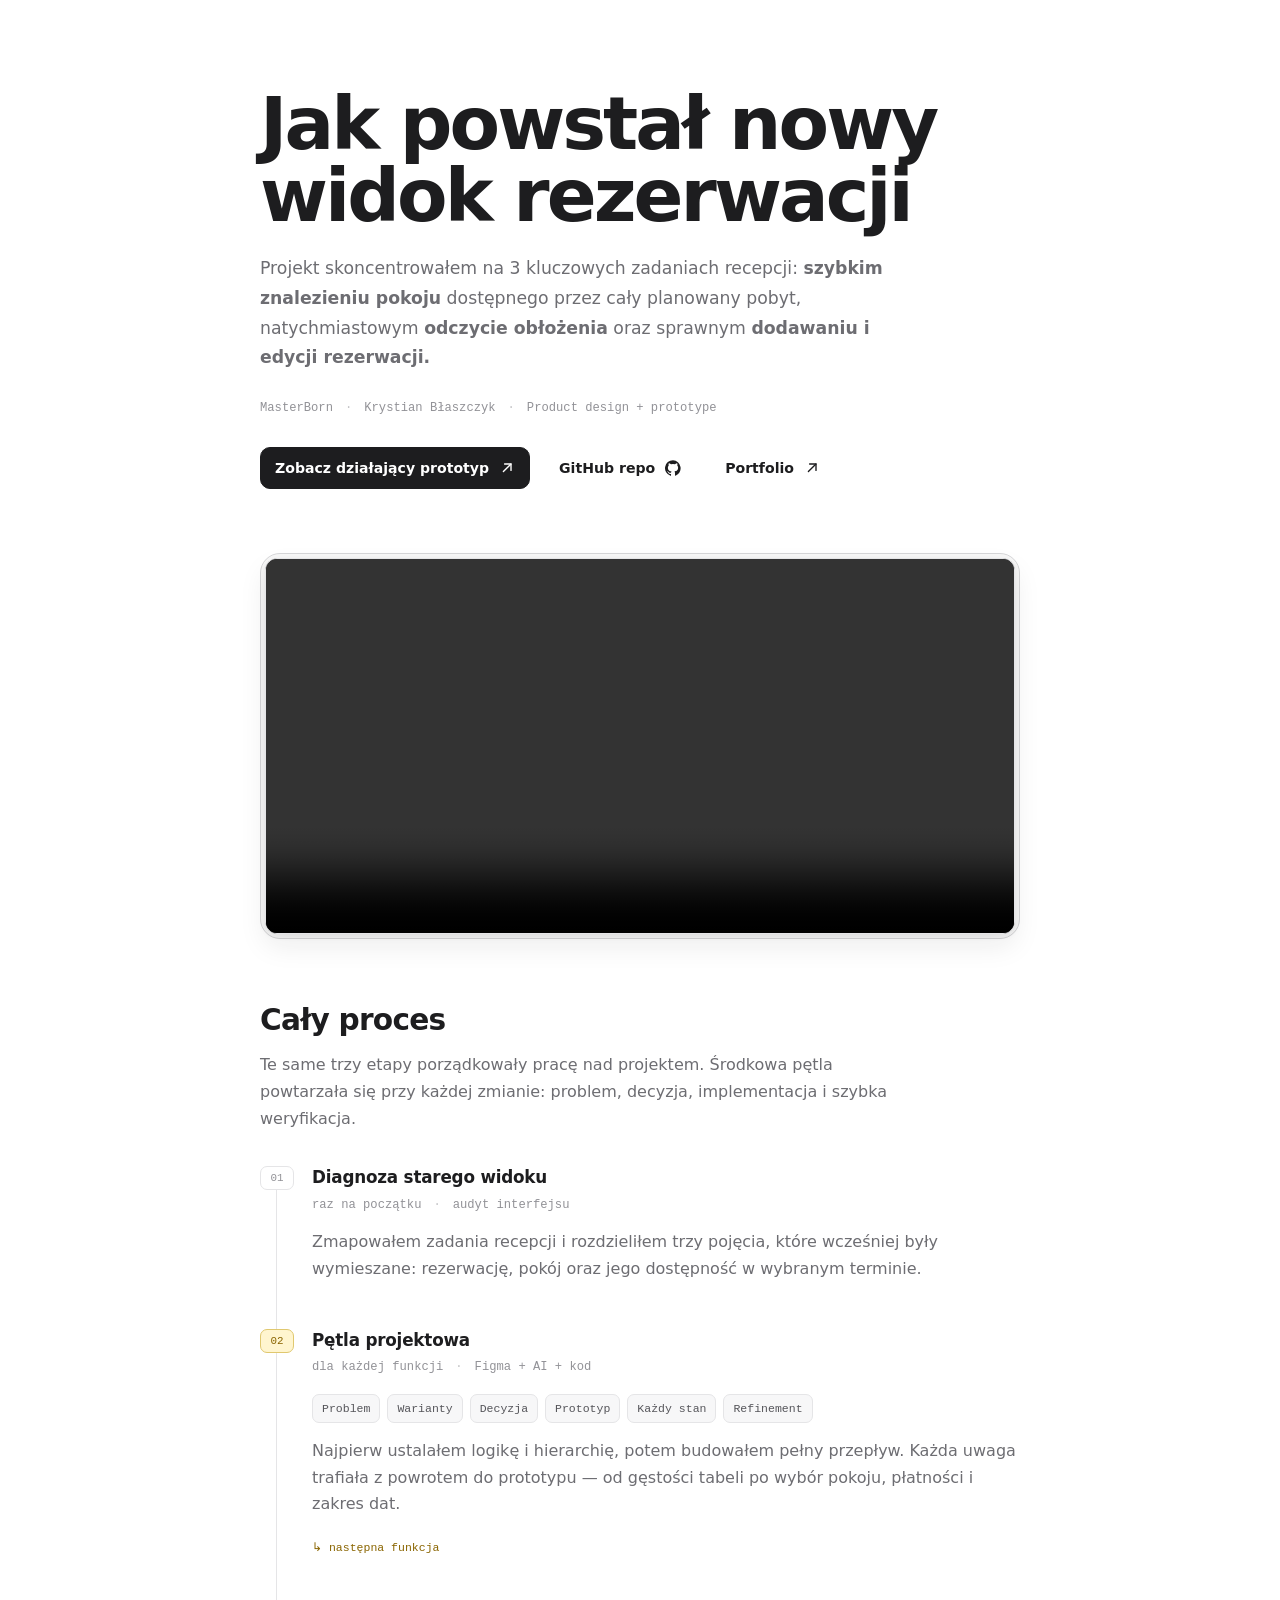
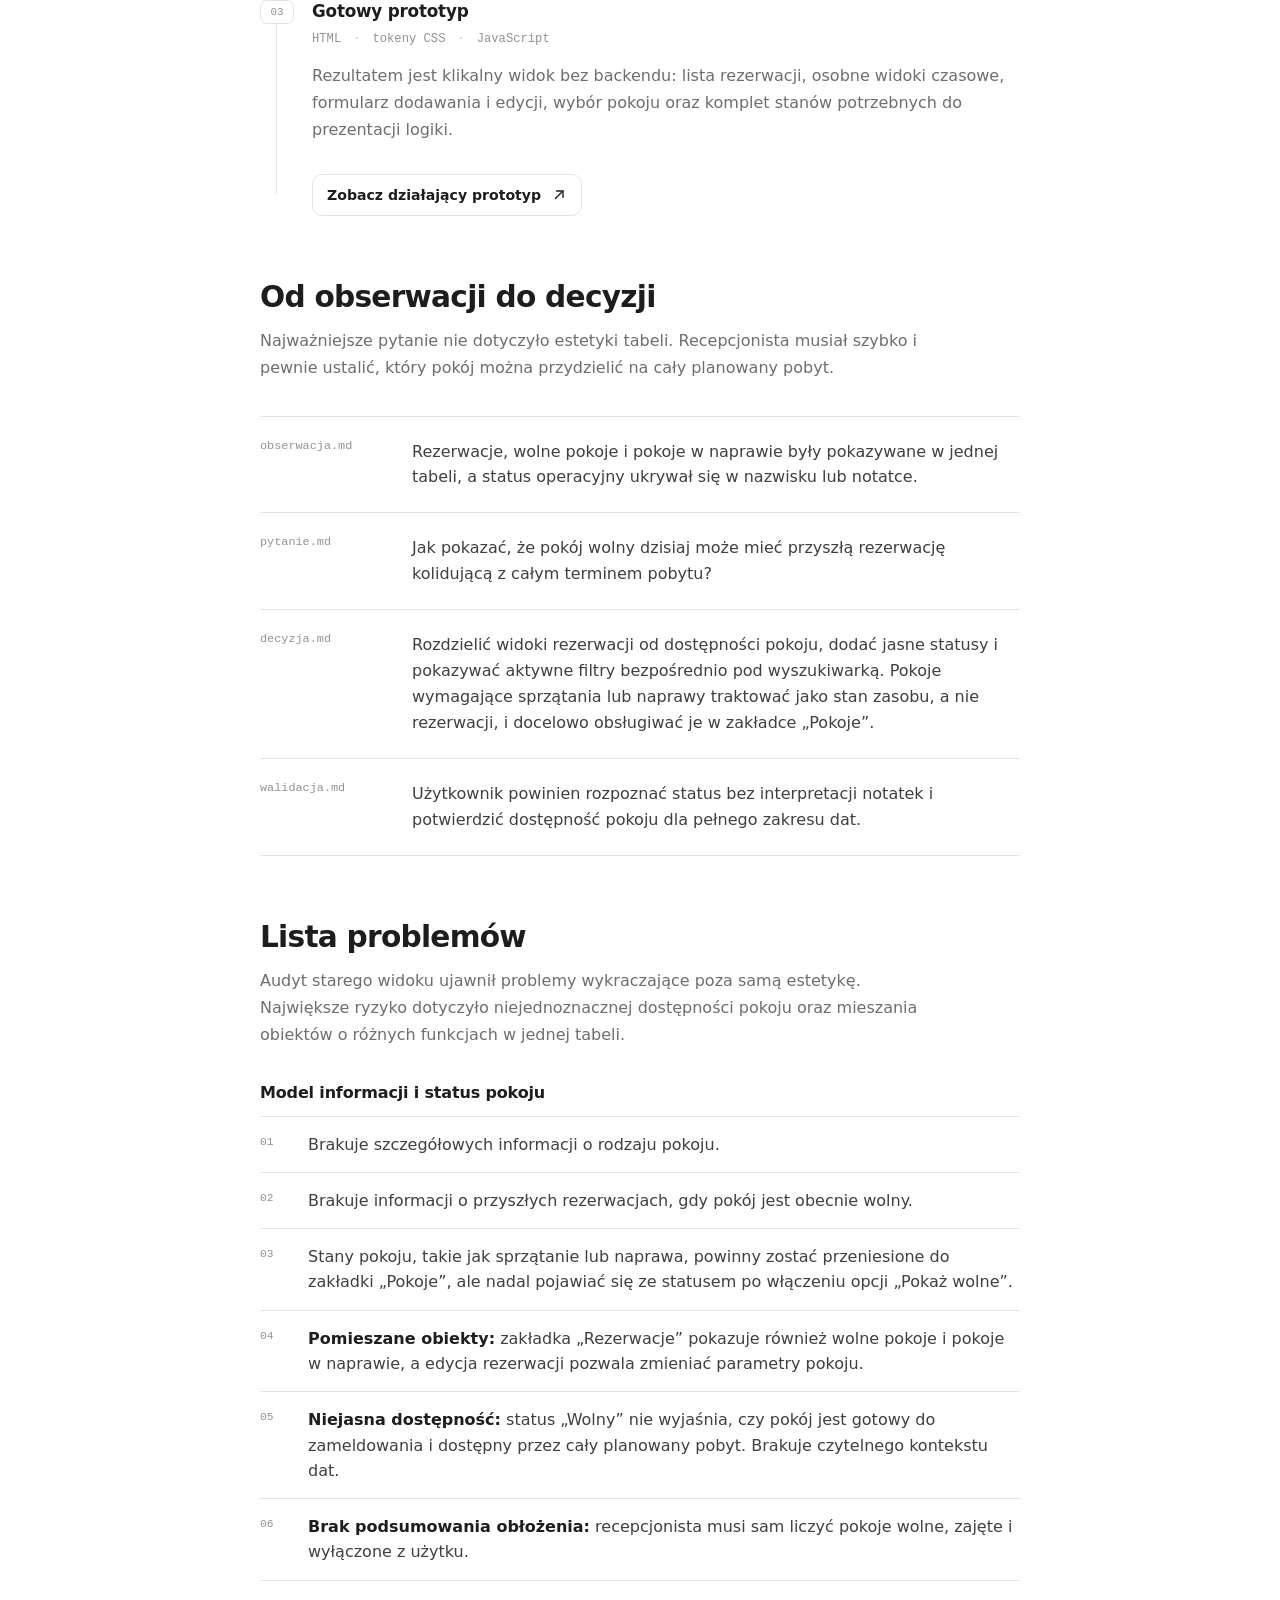
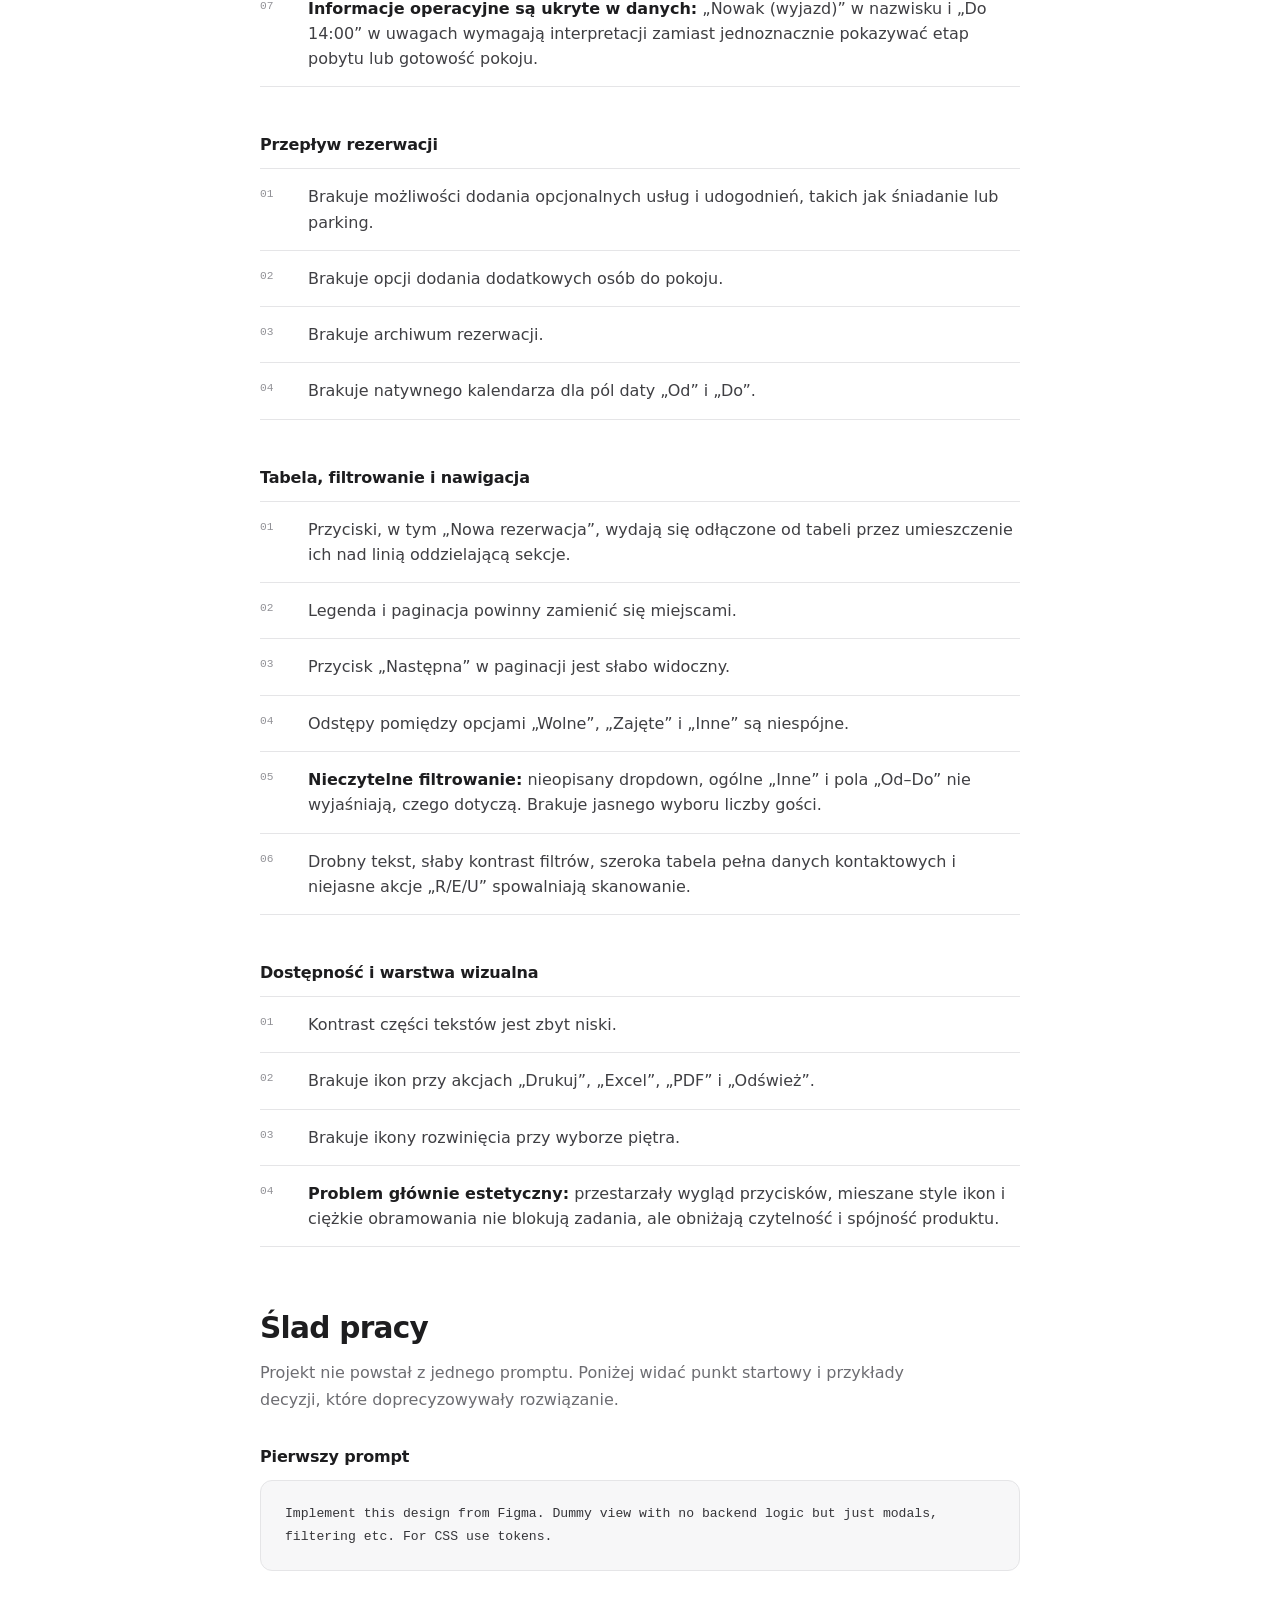
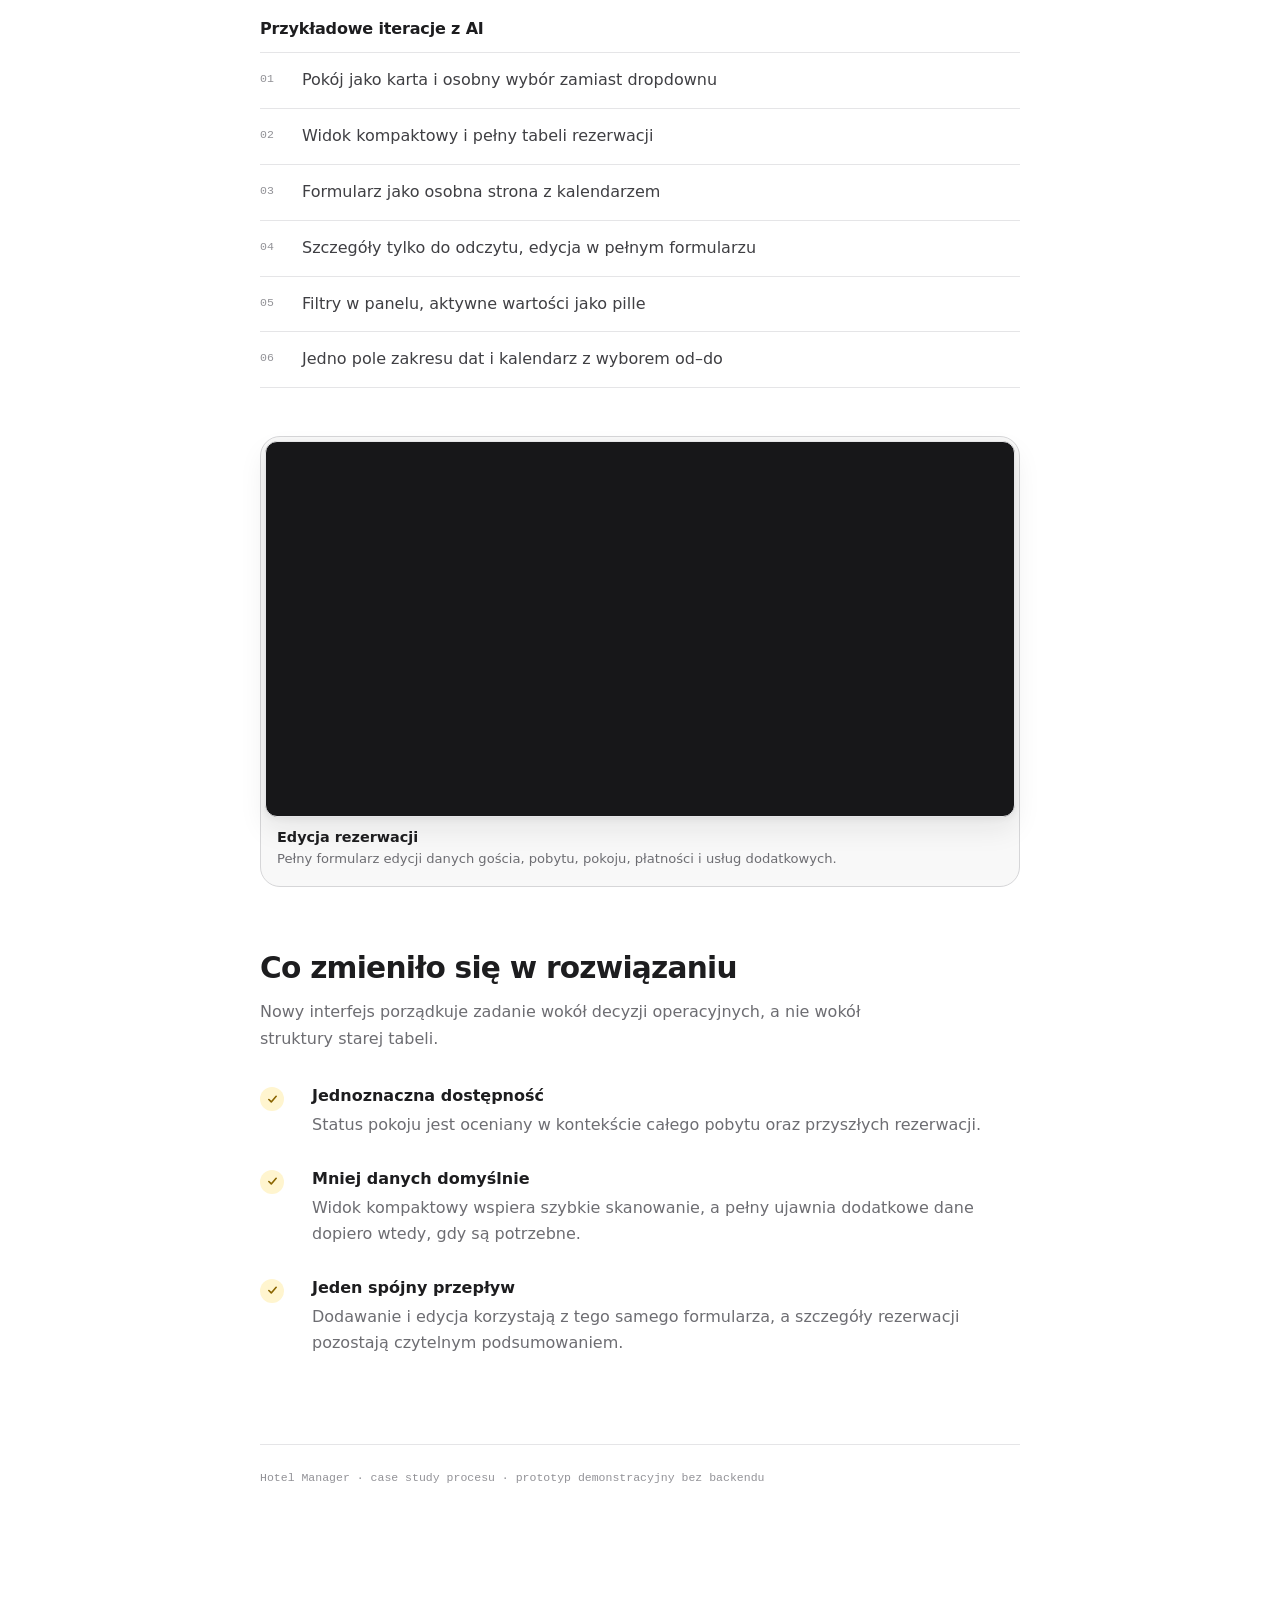
<file: process-board.html>
<!doctype html>
<html lang="pl">
  <head>
    <meta charset="utf-8" />
    <meta name="viewport" content="width=device-width, initial-scale=1" />
    <title>Hotel Manager — proces projektowy</title>
    <style>
      :root {
        --ink: #1d1d1f;
        --muted: #6d6d72;
        --subtle: #929297;
        --line: #e5e5e7;
        --surface: #f7f7f8;
        --accent: #8a6500;
        --accent-soft: #fff5cf;
        --radius-sm: 7px;
        --radius-md: 12px;
        font-family:
          Inter,
          ui-sans-serif,
          system-ui,
          -apple-system,
          BlinkMacSystemFont,
          "Segoe UI",
          sans-serif;
        color: var(--ink);
        background: #fff;
        font-size: 16px;
      }

      * {
        box-sizing: border-box;
      }
      html {
        scroll-behavior: smooth;
      }
      body {
        margin: 0;
        background: #fff;
      }
      ::selection {
        background: var(--accent-soft);
        color: var(--ink);
      }

      main {
        width: min(760px, calc(100% - 40px));
        margin: 0 auto;
        padding: 88px 0 112px;
      }

      header {
        padding-bottom: 64px;
        /* border-bottom: 1px solid var(--line); */
      }

      h1,
      h2,
      h3,
      p {
        margin-top: 0;
      }

      h1 {
        max-width: 700px;
        margin-bottom: 22px;
        font-size: clamp(2.4rem, 7vw, 4.6rem);
        line-height: 0.98;
        letter-spacing: -0.04em;
        text-wrap: balance;
      }

      .intro {
        max-width: 650px;
        margin-bottom: 26px;
        color: var(--muted);
        font-size: 1.08rem;
        line-height: 1.72;
      }

      .byline,
      .meta {
        display: flex;
        align-items: center;
        flex-wrap: wrap;
        gap: 7px 12px;
        color: var(--subtle);
        font-family: ui-monospace, SFMono-Regular, Menlo, Consolas, monospace;
        font-size: 0.76rem;
        line-height: 1.5;
      }

      .byline span + span::before,
      .meta span + span::before {
        content: "·";
        margin-right: 12px;
        color: #c4c4c7;
      }

      .live-link {
        width: fit-content;
        min-height: 42px;
        display: inline-flex;
        align-items: center;
        gap: 10px;
        margin-top: 30px;
        padding: 10px 14px;
        border: 1px solid var(--line);
        border-radius: 10px;
        color: var(--ink);
        font-size: 0.88rem;
        font-weight: 600;
        text-decoration: none;
        transition:
          border-color 160ms ease,
          background 160ms ease,
          box-shadow 160ms ease,
          transform 160ms ease;
      }

      .hero-links {
        display: flex;
        flex-wrap: wrap;
        gap: 14px;
        margin-top: 30px;
      }

      .hero-links .live-link {
        margin-top: 0;
      }

      .live-link:hover {
        border-color: #cfcfd2;
        background: var(--surface);
        box-shadow:
          0 2px 5px rgba(29, 29, 31, 0.06),
          0 8px 20px rgba(29, 29, 31, 0.07);
        transform: translateY(-1px);
      }

      .live-link.is-primary {
        border-color: var(--ink);
        background: var(--ink);
        color: #fff;
      }

      .live-link.is-primary:hover {
        border-color: #343438;
        background: #343438;
      }

      .live-link.is-ghost {
        border-color: transparent;
        background: transparent;
        box-shadow: none;
      }

      .live-link.is-ghost:hover {
        border-color: var(--line);
        background: var(--surface);
        box-shadow: 0 2px 5px rgba(29, 29, 31, 0.06);
      }

      .live-link:focus-visible {
        outline: 2px solid var(--accent);
        outline-offset: 3px;
      }

      .live-link svg {
        width: 16px;
        height: 16px;
        fill: none;
        stroke: currentColor;
        stroke-width: 1.7;
        stroke-linecap: round;
        stroke-linejoin: round;
      }

      .live-link svg.github-icon {
        fill: currentColor;
        stroke: none;
      }

      section {
        margin-top: 64px;
        scroll-margin-top: 32px;
      }
      .section-heading {
        margin-bottom: 34px;
      }

      h2 {
        margin-bottom: 12px;
        font-size: clamp(1.45rem, 4vw, 1.85rem);
        line-height: 1.2;
        letter-spacing: -0.025em;
      }

      .section-heading > p {
        max-width: 660px;
        margin-bottom: 0;
        color: var(--muted);
        line-height: 1.7;
      }

      .flow {
        position: relative;
      }

      .flow::before {
        content: "";
        position: absolute;
        top: 18px;
        bottom: 22px;
        left: 16px;
        width: 1px;
        background: var(--line);
      }

      .flow-step {
        position: relative;
        display: grid;
        grid-template-columns: 34px minmax(0, 1fr);
        gap: 18px;
        padding-bottom: 46px;
      }

      .flow-step:last-child {
        padding-bottom: 0;
      }

      .step-number {
        position: relative;
        z-index: 1;
        width: 34px;
        height: 24px;
        display: grid;
        place-items: center;
        border: 1px solid var(--line);
        border-radius: 7px;
        background: #fff;
        color: var(--subtle);
        font-family: ui-monospace, SFMono-Regular, Menlo, Consolas, monospace;
        font-size: 0.68rem;
      }

      .flow-step.is-loop .step-number {
        border-color: #e0c86f;
        background: var(--accent-soft);
        color: var(--accent);
      }

      .flow-content h3 {
        margin: 0 0 6px;
        font-size: 1.05rem;
        line-height: 1.4;
        letter-spacing: -0.012em;
      }

      .flow-content > p {
        margin: 15px 0 0;
        color: var(--muted);
        line-height: 1.68;
      }

      .loop-label {
        margin-top: 22px;
        color: var(--accent);
        font-family: ui-monospace, SFMono-Regular, Menlo, Consolas, monospace;
        font-size: 0.72rem;
      }

      .loop-label::before {
        content: "↳ ";
      }

      .tags {
        display: flex;
        flex-wrap: wrap;
        gap: 7px;
        margin-top: 17px;
      }

      .tag {
        padding: 7px 9px;
        border: 1px solid var(--line);
        border-radius: var(--radius-sm);
        background: var(--surface);
        color: #55555a;
        font-family: ui-monospace, SFMono-Regular, Menlo, Consolas, monospace;
        font-size: 0.72rem;
      }

      .audit-list,
      .outcome-list,
      .iteration-list {
        margin: 0;
        padding: 0;
        list-style: none;
      }

      .audit-list {
        border-top: 1px solid var(--line);
      }

      .audit-list li {
        display: grid;
        grid-template-columns: 130px minmax(0, 1fr);
        gap: 22px;
        padding: 22px 0;
        border-bottom: 1px solid var(--line);
      }

      .audit-list strong {
        font-family: ui-monospace, SFMono-Regular, Menlo, Consolas, monospace;
        font-size: 0.74rem;
        font-weight: 500;
        color: var(--subtle);
      }

      .audit-list p {
        margin: 0;
        color: #3f3f43;
        line-height: 1.62;
      }

      .problem-groups {
        display: grid;
        gap: 48px;
      }

      .problem-group h3 {
        margin-bottom: 14px;
        font-size: 1rem;
        letter-spacing: -0.01em;
      }

      .problem-list {
        margin: 0;
        padding: 0;
        border-top: 1px solid var(--line);
        list-style: none;
        counter-reset: problem;
      }

      .problem-list li {
        counter-increment: problem;
        position: relative;
        display: block;
        min-width: 0;
        padding: 15px 0 15px 48px;
        border-bottom: 1px solid var(--line);
        color: #3f3f43;
        line-height: 1.58;
        overflow-wrap: anywhere;
      }

      .problem-list li::before {
        content: counter(problem, decimal-leading-zero);
        position: absolute;
        top: 17px;
        left: 0;
        color: var(--subtle);
        font-family: ui-monospace, SFMono-Regular, Menlo, Consolas, monospace;
        font-size: 0.7rem;
      }

      .problem-list strong {
        color: var(--ink);
        font-weight: 600;
      }

      .trace {
        display: grid;
        gap: 48px;
      }

      .trace-block h3 {
        margin-bottom: 14px;
        font-size: 1rem;
        letter-spacing: -0.01em;
      }

      .process-videos {
        display: grid;
        gap: 28px;
      }

      .process-video {
        margin: 0;
      }

      .process-video video {
        width: 100%;
        height: auto;
        display: block;
        border: 1px solid var(--line);
        border-radius: var(--radius-md);
        background: #171719;
        box-shadow:
          0 2px 6px rgba(29, 29, 31, 0.06),
          0 12px 28px rgba(29, 29, 31, 0.08);
      }

      .process-video figcaption {
        display: grid;
        gap: 4px;
        margin: 12px;
      }

      .process-video figcaption strong {
        font-size: 0.9rem;
        font-weight: 600;
      }

      .process-video figcaption span {
        color: var(--muted);
        font-size: 0.82rem;
        line-height: 1.55;
      }

      blockquote {
        margin: 0;
        padding: 22px 24px;
        border: 1px solid var(--line);
        border-radius: var(--radius-md);
        background: var(--surface);
        color: #353539;
        font-family: ui-monospace, SFMono-Regular, Menlo, Consolas, monospace;
        font-size: 0.82rem;
        line-height: 1.72;
      }

      .iteration-list {
        border-top: 1px solid var(--line);
      }

      .iteration-list li {
        display: grid;
        grid-template-columns: 28px minmax(0, 1fr);
        gap: 14px;
        padding: 15px 0;
        border-bottom: 1px solid var(--line);
        color: #3f3f43;
        line-height: 1.55;
      }

      .iteration-list span {
        color: var(--subtle);
        font-family: ui-monospace, SFMono-Regular, Menlo, Consolas, monospace;
        font-size: 0.72rem;
        padding-top: 2px;
      }

      .outcome-list {
        display: grid;
        gap: 30px;
      }

      .outcome-list li {
        display: grid;
        grid-template-columns: 34px minmax(0, 1fr);
        gap: 18px;
      }

      .outcome-mark {
        width: 24px;
        height: 24px;
        display: grid;
        place-items: center;
        margin-top: 1px;
        border-radius: 50%;
        background: var(--accent-soft);
        color: var(--accent);
      }

      .outcome-mark svg {
        width: 13px;
        height: 13px;
        fill: none;
        stroke: currentColor;
        stroke-width: 2;
        stroke-linecap: round;
        stroke-linejoin: round;
      }

      .outcome-list strong {
        display: block;
        margin-bottom: 7px;
        font-size: 1rem;
      }

      .outcome-list p {
        margin: 0;
        color: var(--muted);
        line-height: 1.65;
      }

      footer {
        margin-top: 88px;
        padding-top: 24px;
        border-top: 1px solid var(--line);
        color: var(--subtle);
        font-family: ui-monospace, SFMono-Regular, Menlo, Consolas, monospace;
        font-size: 0.72rem;
        line-height: 1.6;
      }

      @media (max-width: 620px) {
        main {
          width: min(100% - 28px, 760px);
          padding: 52px 0 72px;
        }
        header {
          padding-bottom: 44px;
        }
        section {
          margin-top: 64px;
        }
        .audit-list li {
          grid-template-columns: 1fr;
          gap: 8px;
        }
        .flow-step {
          gap: 14px;
        }
      }

      @media (prefers-reduced-motion: reduce) {
        html {
          scroll-behavior: auto;
        }
      }
      figure {
        border: 1px solid #d6d6d8;
        border-radius: 20px;
        padding: 4px;
        margin: 8px;
        position: relative;
        /* z-index: 3;  <- remove this */
        background: rgb(248, 248, 248);
      }

      figure::before {
        content: "";
        background: red;
        border-radius: 24px;
        display: block;
        position: absolute;
        inset: -5px; /* -4px plus 1px for the figure's border */
        z-index: -1;
        border: 1px solid blue;
      }
    </style>
  </head>
  <body>
    <main>
      <header>
        <h1>Jak powstał nowy widok rezerwacji</h1>
        <p class="intro">
          Projekt skoncentrowałem na 3 kluczowych zadaniach recepcji:
          <b>szybkim znalezieniu pokoju</b> dostępnego przez cały planowany
          pobyt, natychmiastowym <b>odczycie obłożenia</b> oraz sprawnym
          <b>dodawaniu i edycji rezerwacji.</b>
        </p>
        <div class="byline" aria-label="Informacje o projekcie">
          <span>MasterBorn</span><span>Krystian Błaszczyk</span
          ><span>Product design + prototype</span>
        </div>
        <div class="hero-links" aria-label="Linki do projektu">
        <a
          class="live-link is-primary"
          href="https://omgblaay.github.io/MasterBorn/"
          target="_blank"
          rel="noreferrer"
        >
          Zobacz działający prototyp
          <svg viewBox="0 0 20 20" aria-hidden="true">
            <path d="M7 5h8v8" />
            <path d="m15 5-9.5 9.5" />
          </svg>
        </a>
        <a
          class="live-link is-ghost"
          href="https://github.com/omgblaay/MasterBorn"
          target="_blank"
          rel="noreferrer"
          >GitHub repo
          <svg class="github-icon" viewBox="0 0 24 24" aria-hidden="true">
            <path d="M12 .297a12 12 0 0 0-3.8 23.38c.6.11.82-.26.82-.58v-2.23c-3.34.73-4.04-1.61-4.04-1.61-.55-1.39-1.33-1.76-1.33-1.76-1.09-.75.08-.74.08-.74 1.2.08 1.84 1.23 1.84 1.23 1.07 1.83 2.8 1.3 3.48.99.11-.77.42-1.3.76-1.6-2.67-.3-5.47-1.34-5.47-5.95 0-1.31.47-2.38 1.24-3.22-.12-.3-.54-1.52.12-3.17 0 0 1.01-.32 3.3 1.23a11.5 11.5 0 0 1 6 0c2.29-1.55 3.3-1.23 3.3-1.23.66 1.65.24 2.87.12 3.17.77.84 1.24 1.91 1.24 3.22 0 4.62-2.8 5.64-5.48 5.94.43.37.81 1.1.81 2.22v3.29c0 .32.22.69.82.58A12 12 0 0 0 12 .297" />
          </svg>
        </a>
        <a
          class="live-link is-ghost"
          href="https://krystian.design"
          target="_blank"
          rel="noreferrer"
        >
          Portfolio
          <svg viewBox="0 0 20 20" aria-hidden="true">
            <path d="M7 5h8v8" />
            <path d="m15 5-9.5 9.5" />
          </svg>
        </a>
        </div>
      </header>
      <figure class="process-video">
        <!-- <figcaption>
          <strong>Dashboard rezerwacji</strong>
          <span
            >Widok podsumowania hotelu, statystyk, filtrów i tabeli bieżących
            rezerwacji.</span
          >
        </figcaption> -->
        <video controls preload="metadata" playsinline autoplay muted loop>
          <source src="assets/vid2.mp4" type="video/mp4" />
          Twoja przeglądarka nie obsługuje odtwarzania wideo.
        </video>
      </figure>
      <section aria-labelledby="flow-title">
        <div class="section-heading" style="margin-top: 20px">
          <h2 id="flow-title">Cały proces</h2>
          <p>
            Te same trzy etapy porządkowały pracę nad projektem. Środkowa pętla
            powtarzała się przy każdej zmianie: problem, decyzja, implementacja
            i szybka weryfikacja.
          </p>
        </div>

        <div class="flow">
          <article class="flow-step">
            <span class="step-number">01</span>
            <div class="flow-content">
              <h3>Diagnoza starego widoku</h3>
              <div class="meta">
                <span>raz na początku</span><span>audyt interfejsu</span>
              </div>
              <p>
                Zmapowałem zadania recepcji i rozdzieliłem trzy pojęcia, które
                wcześniej były wymieszane: rezerwację, pokój oraz jego
                dostępność w wybranym terminie.
              </p>
            </div>
          </article>

          <article class="flow-step is-loop">
            <span class="step-number">02</span>
            <div class="flow-content">
              <h3>Pętla projektowa</h3>
              <div class="meta">
                <span>dla każdej funkcji</span><span>Figma + AI + kod</span>
              </div>
              <div class="tags" aria-label="Etapy pętli projektowej">
                <span class="tag">Problem</span>
                <span class="tag">Warianty</span>
                <span class="tag">Decyzja</span>
                <span class="tag">Prototyp</span>
                <span class="tag">Każdy stan</span>
                <span class="tag">Refinement</span>
              </div>
              <p>
                Najpierw ustalałem logikę i hierarchię, potem budowałem pełny
                przepływ. Każda uwaga trafiała z powrotem do prototypu — od
                gęstości tabeli po wybór pokoju, płatności i zakres dat.
              </p>
              <div class="loop-label">następna funkcja</div>
            </div>
          </article>

          <article class="flow-step">
            <span class="step-number">03</span>
            <div class="flow-content">
              <h3>Gotowy prototyp</h3>
              <div class="meta">
                <span>HTML</span><span>tokeny CSS</span><span>JavaScript</span>
              </div>
              <p>
                Rezultatem jest klikalny widok bez backendu: lista rezerwacji,
                osobne widoki czasowe, formularz dodawania i edycji, wybór
                pokoju oraz komplet stanów potrzebnych do prezentacji logiki.
              </p>
              <a
                class="live-link"
                href="https://omgblaay.github.io/MasterBorn/"
                target="_blank"
                rel="noreferrer"
              >
                Zobacz działający prototyp
                <svg viewBox="0 0 20 20" aria-hidden="true">
                  <path d="M7 5h8v8" />
                  <path d="m15 5-9.5 9.5" />
                </svg>
              </a>
            </div>
          </article>
        </div>
      </section>

      <section aria-labelledby="audit-title">
        <div class="section-heading">
          <h2 id="audit-title">Od obserwacji do decyzji</h2>
          <p>
            Najważniejsze pytanie nie dotyczyło estetyki tabeli. Recepcjonista
            musiał szybko i pewnie ustalić, który pokój można przydzielić na
            cały planowany pobyt.
          </p>
        </div>

        <ul class="audit-list">
          <li>
            <strong>obserwacja.md</strong>
            <p>
              Rezerwacje, wolne pokoje i pokoje w naprawie były pokazywane w
              jednej tabeli, a status operacyjny ukrywał się w nazwisku lub
              notatce.
            </p>
          </li>
          <li>
            <strong>pytanie.md</strong>
            <p>
              Jak pokazać, że pokój wolny dzisiaj może mieć przyszłą rezerwację
              kolidującą z całym terminem pobytu?
            </p>
          </li>
          <li>
            <strong>decyzja.md</strong>
            <p>
              Rozdzielić widoki rezerwacji od dostępności pokoju, dodać jasne
              statusy i pokazywać aktywne filtry bezpośrednio pod wyszukiwarką.
              Pokoje wymagające sprzątania lub naprawy traktować jako stan
              zasobu, a nie rezerwacji, i docelowo obsługiwać je w zakładce
              „Pokoje”.
            </p>
          </li>
          <li>
            <strong>walidacja.md</strong>
            <p>
              Użytkownik powinien rozpoznać status bez interpretacji notatek i
              potwierdzić dostępność pokoju dla pełnego zakresu dat.
            </p>
          </li>
        </ul>
      </section>

      <section aria-labelledby="problems-title">
        <div class="section-heading">
          <h2 id="problems-title">Lista problemów</h2>
          <p>
            Audyt starego widoku ujawnił problemy wykraczające poza samą
            estetykę. Największe ryzyko dotyczyło niejednoznacznej dostępności
            pokoju oraz mieszania obiektów o różnych funkcjach w jednej tabeli.
          </p>
        </div>

        <div class="problem-groups">
          <article class="problem-group">
            <h3>Model informacji i status pokoju</h3>
            <ol class="problem-list">
              <li>Brakuje szczegółowych informacji o rodzaju pokoju.</li>
              <li>
                Brakuje informacji o przyszłych rezerwacjach, gdy pokój jest
                obecnie wolny.
              </li>
              <li>
                Stany pokoju, takie jak sprzątanie lub naprawa, powinny zostać
                przeniesione do zakładki „Pokoje”, ale nadal pojawiać się ze
                statusem po włączeniu opcji „Pokaż wolne”.
              </li>
              <li>
                <strong>Pomieszane obiekty:</strong> zakładka „Rezerwacje”
                pokazuje również wolne pokoje i pokoje w naprawie, a edycja
                rezerwacji pozwala zmieniać parametry pokoju.
              </li>
              <li>
                <strong>Niejasna dostępność:</strong> status „Wolny” nie
                wyjaśnia, czy pokój jest gotowy do zameldowania i dostępny przez
                cały planowany pobyt. Brakuje czytelnego kontekstu dat.
              </li>
              <li>
                <strong>Brak podsumowania obłożenia:</strong> recepcjonista musi
                sam liczyć pokoje wolne, zajęte i wyłączone z użytku.
              </li>
              <li>
                <strong>Informacje operacyjne są ukryte w danych:</strong>
                „Nowak (wyjazd)” w nazwisku i „Do 14:00” w uwagach wymagają
                interpretacji zamiast jednoznacznie pokazywać etap pobytu lub
                gotowość pokoju.
              </li>
            </ol>
          </article>

          <article class="problem-group">
            <h3>Przepływ rezerwacji</h3>
            <ol class="problem-list">
              <li>
                Brakuje możliwości dodania opcjonalnych usług i udogodnień,
                takich jak śniadanie lub parking.
              </li>
              <li>Brakuje opcji dodania dodatkowych osób do pokoju.</li>
              <li>Brakuje archiwum rezerwacji.</li>
              <li>Brakuje natywnego kalendarza dla pól daty „Od” i „Do”.</li>
            </ol>
          </article>

          <article class="problem-group">
            <h3>Tabela, filtrowanie i nawigacja</h3>
            <ol class="problem-list">
              <li>
                Przyciski, w tym „Nowa rezerwacja”, wydają się odłączone od
                tabeli przez umieszczenie ich nad linią oddzielającą sekcje.
              </li>
              <li>Legenda i paginacja powinny zamienić się miejscami.</li>
              <li>Przycisk „Następna” w paginacji jest słabo widoczny.</li>
              <li>
                Odstępy pomiędzy opcjami „Wolne”, „Zajęte” i „Inne” są
                niespójne.
              </li>
              <li>
                <strong>Nieczytelne filtrowanie:</strong> nieopisany dropdown,
                ogólne „Inne” i pola „Od–Do” nie wyjaśniają, czego dotyczą.
                Brakuje jasnego wyboru liczby gości.
              </li>
              <li>
                Drobny tekst, słaby kontrast filtrów, szeroka tabela pełna
                danych kontaktowych i niejasne akcje „R/E/U” spowalniają
                skanowanie.
              </li>
            </ol>
          </article>

          <article class="problem-group">
            <h3>Dostępność i warstwa wizualna</h3>
            <ol class="problem-list">
              <li>Kontrast części tekstów jest zbyt niski.</li>
              <li>
                Brakuje ikon przy akcjach „Drukuj”, „Excel”, „PDF” i „Odśwież”.
              </li>
              <li>Brakuje ikony rozwinięcia przy wyborze piętra.</li>
              <li>
                <strong>Problem głównie estetyczny:</strong> przestarzały wygląd
                przycisków, mieszane style ikon i ciężkie obramowania nie
                blokują zadania, ale obniżają czytelność i spójność produktu.
              </li>
            </ol>
          </article>
        </div>
      </section>

      <section aria-labelledby="trace-title">
        <div class="section-heading">
          <h2 id="trace-title">Ślad pracy</h2>
          <p>
            Projekt nie powstał z jednego promptu. Poniżej widać punkt startowy
            i przykłady decyzji, które doprecyzowywały rozwiązanie.
          </p>
        </div>

        <div class="trace">
          <article class="trace-block">
            <h3>Pierwszy prompt</h3>
            <blockquote>
              Implement this design from Figma. Dummy view with no backend logic
              but just modals, filtering etc. For CSS use tokens.
            </blockquote>
          </article>

          <article class="trace-block">
            <h3>Przykładowe iteracje z AI</h3>
            <ol class="iteration-list">
              <li>
                <span>01</span>Pokój jako karta i osobny wybór zamiast dropdownu
              </li>
              <li><span>02</span>Widok kompaktowy i pełny tabeli rezerwacji</li>
              <li><span>03</span>Formularz jako osobna strona z kalendarzem</li>
              <li>
                <span>04</span>Szczegóły tylko do odczytu, edycja w pełnym
                formularzu
              </li>
              <li>
                <span>05</span>Filtry w panelu, aktywne wartości jako pille
              </li>
              <li>
                <span>06</span>Jedno pole zakresu dat i kalendarz z wyborem
                od–do
              </li>
            </ol>
          </article>

          <article class="trace-block">
            <div class="process-videos">
              <figure class="process-video">
                <video preload="metadata" playsinline autoplay muted loop>
                  <source src="assets/vid3.mp4" type="video/mp4" />
                  Twoja przeglądarka nie obsługuje odtwarzania wideo.
                </video>
                <figcaption>
                  <strong>Edycja rezerwacji</strong>
                  <span
                    >Pełny formularz edycji danych gościa, pobytu, pokoju,
                    płatności i usług dodatkowych.</span
                  >
                </figcaption>
              </figure>
            </div>
          </article>
        </div>
      </section>

      <section aria-labelledby="result-title">
        <div class="section-heading">
          <h2 id="result-title">Co zmieniło się w rozwiązaniu</h2>
          <p>
            Nowy interfejs porządkuje zadanie wokół decyzji operacyjnych, a nie
            wokół struktury starej tabeli.
          </p>
        </div>

        <ul class="outcome-list">
          <li>
            <span class="outcome-mark" aria-hidden="true"
              ><svg viewBox="0 0 16 16"><path d="m3.5 8 3 3 6-7" /></svg
            ></span>
            <div>
              <strong>Jednoznaczna dostępność</strong>
              <p>
                Status pokoju jest oceniany w kontekście całego pobytu oraz
                przyszłych rezerwacji.
              </p>
            </div>
          </li>
          <li>
            <span class="outcome-mark" aria-hidden="true"
              ><svg viewBox="0 0 16 16"><path d="m3.5 8 3 3 6-7" /></svg
            ></span>
            <div>
              <strong>Mniej danych domyślnie</strong>
              <p>
                Widok kompaktowy wspiera szybkie skanowanie, a pełny ujawnia
                dodatkowe dane dopiero wtedy, gdy są potrzebne.
              </p>
            </div>
          </li>
          <li>
            <span class="outcome-mark" aria-hidden="true"
              ><svg viewBox="0 0 16 16"><path d="m3.5 8 3 3 6-7" /></svg
            ></span>
            <div>
              <strong>Jeden spójny przepływ</strong>
              <p>
                Dodawanie i edycja korzystają z tego samego formularza, a
                szczegóły rezerwacji pozostają czytelnym podsumowaniem.
              </p>
            </div>
          </li>
        </ul>
      </section>

      <footer>
        Hotel Manager · case study procesu · prototyp demonstracyjny bez
        backendu
      </footer>
    </main>
  </body>
</html>
</file>
<file: styles.css>
@import url('https://fonts.googleapis.com/css2?family=Geist&family=Plus+Jakarta+Sans:ital,wght@0,200..800;1,200..800&display=swap');

:root {
  --color-bg-surface-primary: #ffffff;
  --color-bg-surface-secondary: #f9f8f9;
  --color-bg-surface-active: #f1f0f1;
  --color-bg-fill-secondary: #f9f8f9;
  --color-brand-primary: #2f2d2f;
  --color-text-primary: #1e1d1e;
  --color-text-secondary: #555153;
  --color-text-tertiary: #6b6669;
  --color-text-disabled: #a4a0a2;
  --color-border-primary: #d1cfd0;
  --color-border-tertiary: #e1e0e1;
  --color-danger: #b82727;
  --color-danger-bg: #ffe9e9;
  --color-success: #166534;
  --color-success-bg: #f0fdf4;
  --color-warning: #92400e;
  --color-warning-bg: #fffbeb;
  --space-1: 4px;
  --space-2: 8px;
  --space-3: 12px;
  --space-4: 16px;
  --space-5: 20px;
  --space-6: 24px;
  --space-7: 32px;
  --space-8: 40px;
  --space-9: 48px;
  --space-10: 64px;
  --radius-sm: 8px;
  --radius-md: 12px;
  --shadow-modal: 0 24px 70px rgba(30, 29, 30, .24);
  --shadow-interactive: 0 1px 2px rgba(30, 29, 30, .08), 0 4px 10px rgba(30, 29, 30, .04);
  --shadow-interactive-hover: 0 2px 4px rgba(30, 29, 30, .1), 0 9px 22px rgba(30, 29, 30, .08);
  --shadow-table-row-hover: 0 2px 5px rgba(30, 29, 30, .08), 0 10px 24px rgba(30, 29, 30, .07);
  --sidebar-width: 250px;
  --font-sans: 'Plus Jakarta Sans', -apple-system, BlinkMacSystemFont, "SF Pro Text", "Segoe UI", sans-serif;
  --font-size-2xs: .6875rem;
  --font-size-xs: .75rem;
  --font-size-sm: .875rem;
  --font-size-base: 1rem;
  --font-size-lg: 1.125rem;
  --font-size-xl: 1.25rem;
  --font-size-2xl: 1.75rem;
  --font-size-3xl: 2rem;
}

* {
  box-sizing: border-box;
}

[hidden] {
  display: none !important;
}

.sr-only {
  position: absolute !important;
  width: 1px !important;
  height: 1px !important;
  padding: 0 !important;
  margin: -1px !important;
  overflow: hidden !important;
  clip: rect(0, 0, 0, 0) !important;
  white-space: nowrap !important;
  border: 0 !important;
}

html {
  font-size: 16px;
}

html, body {
  margin: 0;
  min-width: 320px;
  min-height: 100%;
  /* background: var(--color-bg-surface-primary); */
  color: var(--color-text-primary);
  font-family: var(--font-sans);
  background: linear-gradient(180deg, rgba(255, 255, 255, 1) 32%, rgb(247, 247, 247) 100%);
}

::selection {
  background: #dedbdd;
  color: var(--color-text-primary);
}

body {
  font-size: var(--font-size-base);
}

.skip-link {
  position: fixed;
  z-index: 200;
  top: var(--space-3);
  left: var(--space-3);
  padding: 10px 14px;
  border-radius: var(--radius-sm);
  background: var(--color-brand-primary);
  color: white;
  font-size: var(--font-size-sm);
  font-weight: 600;
  text-decoration: none;
  transform: translateY(calc(-100% - var(--space-6)));
  transition: transform .16s ease;
}

.skip-link:focus {
  transform: translateY(0);
}

button, input, select, textarea {
  font: inherit;
}

button {
  cursor: pointer;
}

.topbar {
  height: 72px;
  border-bottom: 1px solid var(--color-border-tertiary);
  display: grid;
  grid-template-columns: var(--sidebar-width) 1fr auto;
  align-items: center;
  position: sticky;
  top: 0;
  z-index: 20;
  background: rgba(255, 255, 255, .97);
}

.brand {
  height: 100%;
  display: flex;
  align-items: center;
  gap: 10px;
  padding: 0 16px;
  color: inherit;
  text-decoration: none;
  position: relative;
}

.brand-mark {
  width: 38px;
  height: 38px;
  border-radius: 50%;
  background: conic-gradient(from 23deg, #f15b31 0 25%, #f5d230 0 50%, #4c68ce 0 75%, #fcbad6 0);
  display: grid;
  place-items: center;
  transform: rotate(22deg);
}

.brand-mark span {
  width: 34px;
  height: 34px;
  border-radius: 50%;
  background: #231d21;
  color: white;
  display: grid;
  place-items: center;
  font: 800 var(--font-size-2xs)/1 var(--font-sans);
  transform: rotate(-22deg);
  letter-spacing: -1px;
}

.brand-copy {
  display: flex;
  flex-direction: column;
  line-height: 1;
}

.brand-copy strong {
  font-size: var(--font-size-base);
  letter-spacing: -.3px;
}

.brand-copy small {
  color: var(--color-text-tertiary);
  font-size: var(--font-size-2xs);
  letter-spacing: 1.1px;
  margin-top: 4px;
  font-weight: 700;
}

.brand em {
  font-style: normal;
  color: var(--color-text-tertiary);
  font-size: var(--font-size-xs);
  position: absolute;
  left: 165px;
  top: 15px;
}

.today {
  display: flex;
  align-items: center;
  /* justify-content: center; */
  gap: 8px;
  font-size: var(--font-size-sm);
  color: var(--color-text-tertiary);
}

.today img {
  width: 17px;
  height: 17px;
}

.today strong {
  color: var(--color-text-secondary);
  font-weight: 500;
}

.account-actions {
  display: flex;
  align-items: center;
  gap: 10px;
  height: 100%;
  padding: 0 18px;
}

.calendar-button, .icon-button {
  height: 40px;
  border: 1px solid var(--color-border-tertiary);
  background: white;
  border-radius: 10px;
  display: flex;
  align-items: center;
  gap: 8px;
  padding: 0 13px;
  font-weight: 600;
  font-size: var(--font-size-sm);
  color: var(--color-text-primary);
}

.calendar-button img, .icon-button img {
  width: 17px;
  height: 17px;
}

.icon-button {
  width: 40px;
  padding: 0;
  justify-content: center;
  position: relative;
}

.notification-dot {
  position: absolute;
  right: 9px;
  top: 8px;
  width: 5px;
  height: 5px;
  border-radius: 50%;
  background: #ef4444;
  border: 1px solid white;
}

.profile {
  display: flex;
  align-items: center;
  gap: 10px;
  min-width: 156px;
}

.avatar {
  width: 36px;
  height: 36px;
  border-radius: 50%;
  object-fit: cover;
  filter: grayscale(1);
}

.profile div {
  display: flex;
  flex-direction: column;
  gap: 2px;
}

.profile strong {
  font-size: var(--font-size-sm);
  font-weight: 600;
}

.profile span {
  font-size: var(--font-size-xs);
  color: var(--color-text-tertiary);
}

.app-shell {
  min-height: calc(100vh - 72px);
  display: grid;
  grid-template-columns: var(--sidebar-width) minmax(0, 1fr);
}

.sidebar {
  border-right: 1px solid var(--color-border-tertiary);
  padding: 18px 14px 14px;
  display: flex;
  flex-direction: column;
  justify-content: space-between;
  min-height: calc(100vh - 72px);
  position: sticky;
  top: 72px;
  background: #fff;
  height: calc(100vh - 72px);
}

.sidebar nav {
  display: flex;
  flex-direction: column;
  gap: 3px;
}

.sidebar nav p {
  margin: 16px 8px 5px;
  font-size: var(--font-size-xs);
  color: var(--color-text-tertiary);
}

.sidebar nav a {
  min-height: 42px;
  border-radius: 8px;
  padding: 0 12px;
  display: flex;
  align-items: center;
  gap: 12px;
  text-decoration: none;
  color: var(--color-text-secondary);
  font-size: var(--font-size-base);
}

.sidebar nav a:hover, .sidebar nav a.active {
  background: var(--color-bg-surface-active);
  color: var(--color-text-primary);
}

.sidebar nav img {
  width: 17px;
  height: 17px;
  flex: 0 0 auto;
}

.sidebar-submenu {
  position: relative;
  margin: 2px 0 6px 25px;
  padding-left: 15px;
  display: flex;
  flex-direction: column;
  gap: 2px;
}

.sidebar-submenu::before {
  content: "";
  position: absolute;
  left: 0;
  top: 3px;
  bottom: 3px;
  width: 1px;
  background: var(--color-border-tertiary);
}

.sidebar-submenu button {
  min-height: 31px;
  border: 0;
  border-radius: 7px;
  background: transparent;
  padding: 0 9px;
  color: var(--color-text-tertiary);
  text-align: left;
  font-size: var(--font-size-sm);
  font-weight: 450;
}

.sidebar-submenu button:hover {
  color: var(--color-text-primary);
  background: var(--color-bg-surface-secondary);
}

.sidebar-submenu button.selected {
  color: var(--color-text-primary);
  background: var(--color-bg-surface-active);
  font-weight: 600;
}

.nav-count {
  margin-left: auto;
  min-width: 24px;
  height: 20px;
  display: grid;
  place-items: center;
  border: 1px solid var(--color-border-tertiary);
  border-radius: 999px;
  font-size: var(--font-size-2xs);
  background: white;
}

.occupancy-card {
  border: 1px solid var(--color-border-tertiary);
  border-radius: 12px;
  padding: 16px;
}

.occupancy-card>span {
  font-size: var(--font-size-sm);
  color: var(--color-text-tertiary);
}

.occupancy-card>div {
  display: flex;
  align-items: baseline;
  justify-content: space-between;
  margin-top: 10px;
}

.occupancy-card strong {
  font-size: var(--font-size-xl);
}

.occupancy-card small {
  font-size: var(--font-size-xs);
  color: var(--color-text-tertiary);
}

.occupancy-card .progress {
  height: 5px;
  background: var(--color-border-tertiary);
  border-radius: 99px;
  overflow: hidden;
  margin-top: 11px;
}

.progress i {
  width: 0;
  height: 100%;
  display: block;
  background: var(--color-brand-primary);
  border-radius: inherit;
}

.main-content {
  width: 100%;
  max-width: 1500px;
  margin-inline: auto;
  padding: var(--space-8) var(--space-7) var(--space-10);
  min-width: 0;
}

.page-heading {
  display: flex;
  align-items: flex-end;
  justify-content: space-between;
  margin-bottom: var(--space-7);
}

.page-heading p {
  margin: 0 0 8px;
  color: var(--color-text-tertiary);
  font-size: var(--font-size-xs);
  font-weight: 600;
}

h1 {
  margin: 0;
  font-size: var(--font-size-3xl);
  letter-spacing: -.8px;
}

.primary-button, .secondary-button {
  border: 0;
  min-height: 44px;
  padding: 0 17px;
  border-radius: 12px;
  display: inline-flex;
  align-items: center;
  justify-content: center;
  gap: 8px;
  font-size: var(--font-size-base);
  font-weight: 500;
}

.primary-button {
  background: var(--color-brand-primary);
  color: white;
}

.primary-button:hover {
  background: #1e1d1e;
}

.primary-button span:not(.primary-button-symbol) {
  width: 20px;
  height: 20px;
  border: 1px solid rgba(255, 255, 255, .65);
  border-radius: 50%;
  display: grid;
  place-items: center;
  font-size: var(--font-size-sm);
}

.primary-button-symbol {
  line-height: 1;
}

.secondary-button {
  background: white;
  color: var(--color-text-primary);
  border: 1px solid var(--color-border-tertiary);
}

.stats-grid {
  display: grid;
  grid-template-columns: repeat(4, minmax(0, 1fr));
  gap: var(--space-3);
  margin-bottom: var(--space-7);
}

.stat-card {
  position: relative;
  overflow: hidden;
  border: 1px solid var(--color-border-tertiary);
  border-radius: 16px;
  background: var(--color-bg-surface-primary);
  min-height: 154px;
  padding: var(--space-5);
  display: block;
  color: inherit;
  text-align: left;
  transition: border-color .15s ease, background .15s ease, box-shadow .15s ease, transform .15s ease;
}

.stat-card::after {
  position: absolute;
  inset: 0 auto 0 0;
  width: 3px;
  background: transparent;
  content: "";
}

.stat-card:hover {
  border-color: var(--color-border-primary);
  background: var(--color-bg-surface-primary);
  box-shadow: 0 10px 28px rgba(30, 29, 30, .07);
  transform: translateY(-1px);
}

.stat-card:focus-visible {
  outline: 2px solid var(--color-brand-primary);
  outline-offset: 2px;
}

.stat-card.selected {
  border-color: var(--color-brand-primary);
  background: var(--color-bg-surface-secondary);
  box-shadow: 0 8px 24px rgba(30, 29, 30, .08);
}

.stat-card.selected::after {
  background: var(--color-brand-primary);
}

.stat-icon {
  position: absolute;
  top: var(--space-5);
  right: var(--space-5);
  width: 42px;
  height: 42px;
  border: 1px solid rgba(61, 61, 61, .06);
  border-radius: 12px;
  background: var(--color-bg-surface-active);
  display: grid;
  place-items: center;
}

.stat-icon img {
  width: 19px;
  height: 19px;
}

.stat-card-free .stat-icon {
  background: var(--color-success-bg);
}

.stat-card-free .stat-icon img {
  filter: invert(31%) sepia(21%) saturate(1682%) hue-rotate(91deg) brightness(90%);
}

.stat-card-occupied .stat-icon {
  background: var(--color-warning-bg);
}

.stat-copy {
  min-width: 0;
  min-height: 112px;
  display: flex;
  flex-direction: column;
}

.stat-copy>span {
  max-width: calc(100% - 54px);
  color: var(--color-text-tertiary);
  font-size: var(--font-size-sm);
  font-weight: 500;
}

.stat-copy>strong {
  margin-top: var(--space-3);
  color: var(--color-text-primary);
  font-size: 2.25rem;
  line-height: 1;
  letter-spacing: -1px;
}

.stat-copy small {
  width: 100%;
  margin-top: auto;
  padding-top: var(--space-4);
  border-top: 1px solid var(--color-border-tertiary);
  color: var(--color-text-tertiary);
  font-size: var(--font-size-xs);
  line-height: 1.35;
}

.stat-copy .stat-trend {
  color: var(--color-text-secondary);
}

.stat-trend b {
  color: var(--color-success);
  font-weight: 700;
}

.filters {
  position: relative;
  margin-bottom: var(--space-6);
}

.filter-topline {
  display: flex;
  flex-direction: row;
  gap: 12px;
}

.filters-menu-wrap {
  position: relative;
  flex: 0 0 auto;
}

.list-date-range-filter {
  width: min(320px, 100%);
  display: grid;
  gap: 6px;
}

.list-date-range-filter[hidden] {
  display: none;
}

.list-date-range-filter>.field-label {
  color: var(--color-text-secondary);
  font-size: var(--font-size-xs);
  font-weight: 500;
}

.active-filters {
  display: flex;
  flex-wrap: wrap;
  gap: 8px;
  margin-top: var(--space-3);
}

.active-filters[hidden] {
  display: none;
}

.filter-pill {
  min-height: 30px;
  border: 1px solid var(--color-border-tertiary);
  border-radius: 999px;
  background: var(--color-bg-surface-secondary);
  padding: 4px 6px 4px 11px;
  display: inline-flex;
  align-items: center;
  gap: 7px;
  color: var(--color-text-secondary);
  font-size: var(--font-size-xs);
  font-weight: 500;
}

.filter-pill button {
  width: 20px;
  height: 20px;
  border: 0;
  border-radius: 50%;
  background: transparent;
  padding: 0;
  display: inline-grid;
  place-items: center;
  color: var(--color-text-tertiary);
  font: inherit;
  font-size: var(--font-size-sm);
  line-height: 1;
  cursor: pointer;
}

.filter-pill button:hover {
  background: var(--color-bg-surface-active);
  color: var(--color-text-primary);
}

.filters-toggle,
.overflow-action-button {
  min-height: 46px;
  border: 1px solid var(--color-border-primary);
  border-radius: 11px;
  background: white;
  padding: 0 16px;
  display: inline-flex;
  align-items: center;
  justify-content: center;
  gap: 8px;
  color: var(--color-text-primary);
  font: inherit;
  font-size: var(--font-size-sm);
  font-weight: 500;
  cursor: pointer;
}

.filters-toggle svg,
.actions-menu svg {
  width: 17px;
  height: 17px;
  fill: none;
  stroke: currentColor;
  stroke-width: 1.8;
  stroke-linecap: round;
  stroke-linejoin: round;
}

.filters-toggle[aria-expanded="true"],
.overflow-action-button[aria-expanded="true"] {
  border-color: var(--color-brand-primary);
  background: var(--color-bg-surface-secondary);
}

.filters-popover {
  position: absolute;
  z-index: 30;
  top: calc(100% + 8px);
  right: 0;
  width: min(520px, calc(100vw - 32px));
  border: 1px solid var(--color-border-tertiary);
  border-radius: var(--radius-md);
  background: white;
  padding: 16px;
  box-shadow: 0 16px 44px rgba(30, 29, 30, .14);
}

.filters-popover-head {
  display: flex;
  align-items: center;
  justify-content: space-between;
  margin-bottom: 14px;
}

.filters-popover-head strong {
  font-size: var(--font-size-sm);
  font-weight: 600;
}

.filters-popover-head button {
  width: 30px;
  height: 30px;
  border: 0;
  border-radius: 8px;
  background: var(--color-bg-surface-active);
  color: var(--color-text-secondary);
  font-size: var(--font-size-lg);
  cursor: pointer;
}

.filters-popover-grid {
  display: grid;
  grid-template-columns: 1fr 1fr;
  gap: 14px;
}

.filter-field {
  min-width: 0;
  display: flex;
  flex-direction: column;
  gap: 6px;
  color: var(--color-text-secondary);
  font-size: var(--font-size-xs);
  font-weight: 500;
}

.filter-field-wide {
  grid-column: 1 / -1;
}

.filter-field select {
  width: 100%;
  height: 42px;
  border: 1px solid var(--color-border-tertiary);
  border-radius: 9px;
  background: white;
  padding: 0 10px;
  color: var(--color-text-primary);
  font: inherit;
  font-size: var(--font-size-sm);
}

.filter-field .date-button {
  width: 100%;
}

.page-heading-actions {
  position: relative;
  display: flex;
  align-items: center;
  gap: 8px;
}

.actions-menu-wrap {
  position: relative;
}

.overflow-action-button {
  width: 46px;
  padding: 0;
  font-size: 24px;
  line-height: 1;
}

.actions-menu {
  position: absolute;
  z-index: 40;
  top: calc(100% + 8px);
  right: 0;
  width: 210px;
  border: 1px solid var(--color-border-tertiary);
  border-radius: var(--radius-md);
  background: white;
  padding: 7px;
  box-shadow: 0 16px 44px rgba(30, 29, 30, .14);
}

.actions-menu button {
  width: 100%;
  min-height: 40px;
  border: 0;
  border-radius: 8px;
  background: transparent;
  padding: 0 10px;
  display: flex;
  align-items: center;
  gap: 10px;
  color: var(--color-text-primary);
  font: inherit;
  font-size: var(--font-size-sm);
  text-align: left;
  cursor: pointer;
}

.actions-menu button:hover {
  background: var(--color-bg-surface-secondary);
}

.actions-menu-label {
  display: block;
  padding: 9px 10px 4px;
  color: var(--color-text-tertiary);
  font-size: var(--font-size-xs);
  font-weight: 600;
  letter-spacing: .7px;
  text-transform: uppercase;
}

.actions-menu-separator {
  height: 1px;
  margin: 6px 4px;
  background: var(--color-border-tertiary);
}

.search-field, .date-button {
  height: 46px;
  border: 1px solid var(--color-border-tertiary);
  border-radius: 11px;
  background: white;
  display: flex;
  align-items: center;
}

.search-field {
  padding: 0 14px;
  gap: 10px;
  width: 100%;
  max-width: 420px;
}

.search-field img {
  width: 17px;
  height: 17px;
}

.search-field input {
  border: 0;
  outline: 0;
  width: 100%;
  height: 100%;
  flex: 1;
  color: var(--color-text-primary);
  font-size: var(--font-size-base);
}

.search-field input::placeholder {
  color: var(--color-text-tertiary);
}

.search-field:focus-within {
  border-color: var(--color-brand-primary);
  box-shadow: 0 0 0 3px rgba(47, 45, 47, .08);
}

.search-field input:focus-visible {
  outline: 0;
}

.date-button {
  padding: 0 13px;
  justify-content: space-between;
  color: var(--color-text-secondary);
  font-size: var(--font-size-sm);
}

.date-button img {
  width: 15px;
  height: 15px;
}

.filter-row {
  display: flex;
  align-items: center;
  flex-wrap: wrap;
  gap: 10px;
}

.segmented {
  background: var(--color-bg-surface-active);
  border-radius: 10px;
  padding: 3px;
  display: grid;
  grid-template-columns: repeat(4, 80px);
}

.segmented button {
  height: 38px;
  border: 0;
  background: transparent;
  border-radius: 8px;
  color: var(--color-text-tertiary);
  font-size: var(--font-size-sm);
}

.segmented button.selected {
  background: white;
  color: var(--color-text-primary);
  box-shadow: 0 1px 2px rgba(0, 0, 0, .05);
  font-weight: 600;
}

.select-control, .checkbox-pill {
  height: 42px;
  border: 0;
  background: white;
  display: inline-flex;
  align-items: center;
  gap: 7px;
  padding: 0 9px;
  border-radius: 8px;
  color: var(--color-text-secondary);
  font-size: var(--font-size-sm);
  white-space: nowrap;
}

.select-control select {
  border: 0;
  outline: 0;
  color: inherit;
  background: transparent;
  height: 32px;
  padding: 8px;
  border-radius: 8px;
  font-size: inherit;
  cursor: pointer;
}

select:hover {
  background: var(--color-bg-surface-active)
}

.mini-icon {
  font-size: var(--font-size-xs);
  color: var(--color-text-tertiary);
}

.checkbox-pill {
  border: 1px solid var(--color-border-tertiary);
  padding-right: 12px;
}

.checkbox-pill input {
  position: absolute;
  opacity: 0;
}

.checkbox-pill span {
  width: 15px;
  height: 15px;
  border: 1px solid var(--color-border-primary);
  border-radius: 5px;
  background: white;
}

.checkbox-pill input:checked+span {
  background: var(--color-brand-primary);
  box-shadow: inset 0 0 0 3px white;
}

.table-card {
  /* border-top: 1px solid var(--color-border-tertiary); */
  background: white;
  overflow: hidden;
  border-radius: 10px;
}

.table-actionbar {
  min-height: 48px;
  padding: 12px 0px;
  border-bottom: 1px solid var(--color-border-tertiary);
  display: flex;
  align-items: center;
  justify-content: space-between;
  gap: var(--space-3);
}

.table-export-actions {
  display: flex;
  align-items: center;
  gap: var(--space-2);
}

.download-actions-label {
  margin-left: var(--space-2);
  color: var(--color-text-tertiary);
  font-size: var(--font-size-sm);

}

.table-action-button {
  min-height: 40px;
  border: 1px solid var(--color-border-primary);
  border-radius: 9px;
  background: white;
  padding: 0 14px;
  display: inline-flex;
  align-items: center;
  justify-content: center;
  gap: 7px;
  color: var(--color-text-primary);
  font-size: var(--font-size-sm);
  font-weight: 600;
}

.table-action-button svg {
  width: 17px;
  height: 17px;
  fill: none;
  stroke: currentColor;
  stroke-width: 1.8;
  stroke-linecap: round;
  stroke-linejoin: round;
}

.table-action-icon {
  width: 40px;
  padding: 0;
}

.table-action-button:hover {
  background: var(--color-bg-surface-secondary);
  border-color: var(--color-text-disabled);
}

.table-action-button:focus-visible {
  outline: 2px solid var(--color-brand-primary);
  outline-offset: 2px;
}

.table-toolbar {
  min-height: var(--space-10);
  padding: 10px 14px;
  border-bottom: 1px solid var(--color-border-tertiary);
  display: flex;
  align-items: center;
  justify-content: space-between;
  gap: 16px;
}

.table-toolbar>div:first-child {
  display: flex;
  flex-direction: column;
  gap: 3px;
}

.table-toolbar strong {
  color: var(--color-text-primary);
  font-size: var(--font-size-sm);
}

.table-toolbar span {
  color: var(--color-text-tertiary);
  font-size: var(--font-size-xs);
}

.table-scroll {
  overflow-x: auto;
}

table {
  width: 100%;
  min-width: 1396px;
  table-layout: fixed;
  border-collapse: collapse;
}

col.room {
  width: 74px;
}

col.type {
  width: 76px;
}

col.guest {
  width: auto;
  min-width: 260px;
}

col.status {
  width: 155px;
}

col.arrival, col.departure {
  width: 112px;
}

col.stay-arrow {
  width: 36px;
}

col.nights {
  width: 76px;
}

col.night-price {
  width: 128px;
}

col.total {
  width: 112px;
}

col.actions {
  width: 178px;
}

.table-free-rooms table {
  min-width: 1080px;
}

.table-free-rooms .table-toolbar>div:last-child {
  display: none !important;
}

col.free-room-number {
  width: 90px;
}

col.free-room-type {
  width: 150px;
}

col.free-room-capacity {
  width: 190px;
}

col.free-room-equipment {
  width: 260px;
}

col.free-room-availability-col {
  width: auto;
}

col.free-room-price {
  width: 120px;
}

col.free-room-action {
  width: 150px;
}

.free-room-row td>small,
.free-room-row .amount small {
  display: block;
  margin-top: 5px;
  color: var(--color-text-tertiary);
  font-size: var(--font-size-xs);
}

.free-room-amenities {
  display: flex;
  flex-wrap: wrap;
  gap: 5px;
}

.free-room-amenities span {
  border: 1px solid var(--color-border-tertiary);
  border-radius: 999px;
  padding: 3px 7px;
  color: var(--color-text-secondary);
  font-size: var(--font-size-2xs);
}

.free-room-availability {
  display: grid;
  gap: 4px;
}

.free-room-availability strong {
  color: var(--color-success);
  font-size: var(--font-size-xs);
}

.free-room-availability span {
  color: var(--color-text-secondary);
  font-size: var(--font-size-xs);
  line-height: 1.4;
}

.free-room-availability.has-conflict strong,
.free-room-availability.has-conflict span {
  color: var(--color-danger);
}

thead {
  background: var(--color-bg-surface-secondary);
}

th {
  height: var(--space-9);
  padding: 0 14px;
  text-align: left;
  color: var(--color-text-tertiary);
  font-size: var(--font-size-xs);
  text-transform: uppercase;
  letter-spacing: 1.1px;
  font-weight: 650;
}

th:nth-child(10), td:nth-child(10) {
  text-align: right;
}

.stay-arrow-head, .stay-arrow-cell {
  width: 1%;
  padding-left: 0;
  padding-right: 0;
  text-align: center;
  white-space: nowrap;
}

.stay-arrow-cell {
  color: var(--color-text-tertiary);
  font-size: var(--font-size-base);
}

td {
  padding: var(--space-4) 14px;
  border-bottom: 1px solid var(--color-border-tertiary);
  color: var(--color-text-secondary);
  font-size: var(--font-size-base);
  vertical-align: middle;
}

tbody tr {
  transition: background .15s ease;
}

tbody tr:hover {
  background: #fcfbfc;
}

tbody tr[data-reservation-room] {
  cursor: pointer;
}

tbody tr[data-reservation-room]:focus-visible {
  outline: 2px solid var(--color-brand-primary);
  outline-offset: -2px;
}

.guest-cell strong {
  color: var(--color-text-primary);
  font-weight: 600;
}

.guest-main-line {
  display: flex;
  align-items: center;
  flex-wrap: wrap;
  gap: 7px;
}

.guest-cell .reservation-id {
  display: none;
  color: var(--color-text-tertiary);
  font-size: var(--font-size-xs);
  margin-left: 8px;
}

.table-full .guest-cell .reservation-id {
  display: inline;
}

.guest-count {
  min-height: 25px;
  border-radius: 7px;
  /* background: var(--color-bg-surface-active); */
  padding: 3px 7px;
  display: inline-flex;
  align-items: center;
  gap: 4px;
  color: var(--color-text-secondary);
}

.guest-count img {
  width: 14px;
  height: 14px;
  opacity: .72;
}

.guest-count b {
  font-size: var(--font-size-xs);
  font-weight: 700;
  white-space: nowrap;
}

.guest-note {
  display: block;
  width: fit-content;
  margin-top: 8px;
  border-radius: 9px;
  font-style: italic;
  color: var(--color-text-tertiary);
  font-size: var(--font-size-sm);
}

.reservation-extra, .reservation-room-expanded, .reservation-guests-expanded {
  display: none;
}

.table-full .reservation-extra {
  display: block;
  margin-top: 6px;
  color: var(--color-text-tertiary);
  font-size: var(--font-size-xs);
  font-weight: 500;
}

.table-full .reservation-guests-expanded {
  display: block;
  margin-top: 10px;
  padding-top: 10px;
  border-top: 1px solid var(--color-border-tertiary);
}

.reservation-guests-expanded>span {
  display: block;
  margin-bottom: 7px;
  color: var(--color-text-tertiary);
  font-size: var(--font-size-xs);
  font-weight: 500;
}

.guest-name-list {
  display: flex;
  flex-wrap: wrap;
  gap: 6px;
}

.guest-name-list>span {
  min-height: 27px;
  border: 1px solid var(--color-border-tertiary);
  border-radius: 8px;
  background: white;
  padding: 4px 7px;
  display: inline-flex;
  align-items: center;
  gap: 6px;
  color: var(--color-text-secondary);
  font-size: var(--font-size-xs);
  font-weight: 600;
}

.guest-name-list small {
  color: var(--color-text-tertiary);
  font-size: var(--font-size-xs);
  font-weight: 500;
}

.table-full .reservation-room-expanded {
  display: flex;
  flex-direction: column;
  align-items: flex-start;
  gap: 8px;
  margin-top: 10px;
  padding-top: 10px;
  border-top: 1px solid var(--color-border-tertiary);
}

.table-full .reservation-room-expanded>strong {
  color: var(--color-text-secondary);
  font-size: var(--font-size-xs);
  font-weight: 600;
}

.reservation-amenities {
  display: flex;
  flex-wrap: wrap;
  gap: 5px;
}

.reservation-amenities span {
  min-height: 23px;
  padding: 3px 7px;
  border: 1px solid var(--color-border-primary);
  border-radius: 7px;
  background: white;
  color: var(--color-text-tertiary);
  font-size: var(--font-size-xs);
}

.table-full td {
  padding-top: var(--space-5);
  padding-bottom: var(--space-5);
  vertical-align: top;
}

.status-badge {
  min-height: 28px;
  border: 1px solid rgba(61, 61, 61, .1);
  border-radius: 8px;
  padding: 4px 9px;
  display: inline-flex;
  align-items: center;
  gap: 5px;
  white-space: nowrap;
  font-size: var(--font-size-sm);
}

.status-badge img {
  width: 14px;
  height: 14px;
}

.status-pending {
  background: var(--color-warning-bg);
  color: var(--color-warning);
}

.status-staying {
  background: var(--color-success-bg);
  color: var(--color-success);
}

.status-completed {
  background: var(--color-success-bg);
  color: var(--color-success);
}

.status-cancelled {
  background: var(--color-danger-bg);
  color: var(--color-danger);
}

.status-missed {
  color: var(--color-text-tertiary);
  border-color: transparent;
}

.status-free {
  background: white;
  color: var(--color-text-tertiary);
}

.status-other {
  background: #f0f0f0;
  color: var(--color-text-tertiary);
}

.date-cell {
  line-height: 1.45;
}

.date-cell small {
  display: block;
  color: var(--color-text-tertiary);
  font-size: var(--font-size-xs);
}

.amount {
  color: var(--color-text-primary);
  font-weight: 550;
  white-space: nowrap;
}

.amount small {
  display: block;
  color: var(--color-text-tertiary);
  font-weight: 400;
  margin-top: 3px;
}

.row-actions {
  display: flex;
  align-items: center;
  justify-content: flex-end;
  gap: 10px;
}

.row-button {
  min-width: 120px;
  height: 40px;
  border: 0;
  background: var(--color-bg-surface-active);
  border-radius: 10px;
  color: var(--color-text-primary);
  font-weight: 600;
  font-size: var(--font-size-sm);
}

.row-button.dark {
  background: var(--color-brand-primary);
  color: white;
}

.row-button.outlined {
  background: white;
  border: 1px solid var(--color-border-primary);
}

.more-button {
  width: 40px;
  height: 40px;
  border: 0;
  background: transparent;
  display: grid;
  place-items: center;
  border-radius: 8px;
}

.more-button:hover {
  background: var(--color-bg-surface-active);
}

.more-button img {
  width: 15px;
  height: 15px;
}

.more-button[aria-expanded="true"] {
  background: var(--color-bg-surface-active);
}

.row-actions-menu {
  position: fixed;
  z-index: 80;
  width: 188px;
  padding: 6px;
  border: 1px solid var(--color-border-tertiary);
  border-radius: 12px;
  background: white;
  box-shadow: 0 4px 12px rgba(31, 28, 36, 0.08), 0 14px 34px rgba(31, 28, 36, 0.12);
}

.row-actions-menu button {
  width: 100%;
  min-height: 40px;
  display: flex;
  align-items: center;
  gap: 10px;
  padding: 8px 10px;
  border: 0;
  border-radius: 8px;
  background: transparent;
  color: var(--color-text-secondary);
  font: inherit;
  font-size: var(--font-size-sm);
  font-weight: 500;
  text-align: left;
}

.row-actions-menu button:hover,
.row-actions-menu button:focus-visible {
  background: var(--color-bg-surface-active);
  color: var(--color-text-primary);
}

.row-actions-menu svg {
  width: 18px;
  height: 18px;
  flex: 0 0 auto;
  fill: none;
  stroke: currentColor;
  stroke-width: 1.7;
  stroke-linecap: round;
  stroke-linejoin: round;
}

.row-actions-menu .row-actions-menu-danger {
  color: var(--color-danger);
}

.row-actions-menu .row-actions-menu-danger:hover,
.row-actions-menu .row-actions-menu-danger:focus-visible {
  background: var(--color-danger-bg);
  color: var(--color-danger);
}

.empty-state {
  text-align: center;
  padding: 45px;
  color: var(--color-text-tertiary);
}

.table-footer {
  min-height: var(--space-10);
  display: grid;
  grid-template-columns: repeat(3, 1fr);
  align-items: center;
  gap: var(--space-4);
  padding: var(--space-3) 14px;
  color: var(--color-text-tertiary);
  font-size: var(--font-size-xs);
}

.page-size-control {
  display: flex;
  align-items: center;
  gap: var(--space-2);
}

.page-size-control label {
  white-space: nowrap;
}

.page-size-control select {
  height: 34px;
  min-width: 58px;
  border: 1px solid var(--color-border-tertiary);
  border-radius: 8px;
  background: white;
  padding: 0 8px;
  color: var(--color-text-primary);
  font-size: var(--font-size-sm);
}

#pagination-summary {
  margin-left: auto;
  white-space: nowrap;
}

.pagination {
  display: flex;
  align-items: center;
  gap: 4px;
  justify-content: center;
}

.pagination-pages {
  display: flex;
  align-items: center;
  gap: 4px;
}

.pagination button {
  min-width: 34px;
  height: 34px;
  border: 1px solid var(--color-border-tertiary);
  border-radius: 8px;
  background: white;
  color: var(--color-text-secondary);
  font-size: var(--font-size-sm);
  font-weight: 600;
}

.pagination button:hover:not(:disabled) {
  border-color: var(--color-border-primary);
  background: var(--color-bg-surface-secondary);
}

.pagination button[aria-current="page"] {
  border-color: var(--color-brand-primary);
  background: var(--color-brand-primary);
  color: white;
}

.pagination button:disabled {
  cursor: not-allowed;
  opacity: .4;
}

.modal {
  width: min(620px, calc(100vw - 32px));
  border: 0;
  border-radius: 18px;
  padding: 0;
  box-shadow: var(--shadow-modal);
  color: var(--color-text-primary);
}

.reservation-modal {
  width: min(760px, calc(100vw - 32px));
  max-height: calc(100vh - 32px);
}

.modal::backdrop {
  background: rgba(30, 29, 30, .38);
  backdrop-filter: blur(2px);
}

/* The native dialog backdrop sits behind the dialog in the top layer. */
.modal[open] {
  pointer-events: auto;
  isolation: isolate;
}

.modal[open]>.modal-form {
  position: relative;
  z-index: 1;
  pointer-events: auto;
}

.modal .modal-form {
  padding: 26px;
}

.modal-head {
  display: flex;
  align-items: flex-start;
  justify-content: space-between;
  margin-bottom: 24px;
}

.modal-head span {
  font-size: var(--font-size-xs);
  color: var(--color-text-tertiary);

  font-weight: 650;
}

.modal-head h2 {
  font-size: var(--font-size-2xl);
  letter-spacing: -.5px;
  margin: 5px 0 0;
}

.modal-close {
  border: 0;
  background: var(--color-bg-surface-active);
  width: 36px;
  height: 36px;
  border-radius: 10px;
  font-size: var(--font-size-xl);
  color: var(--color-text-tertiary);
}

.modal-grid {
  display: grid;
  grid-template-columns: 1fr 1fr;
  gap: 16px;
}

.field {
  display: flex;
  flex-direction: column;
  gap: 7px;
  color: var(--color-text-secondary);
  font-size: var(--font-size-sm);
  font-weight: 500;
}

.field-label {
  color: var(--color-text-secondary);
}

.field-wide {
  grid-column: 1 / -1;
}

.field input, .field select, .field textarea {
  width: 100%;
  border: 1px solid var(--color-border-tertiary);
  border-radius: 10px;
  padding: 0 12px;
  color: var(--color-text-primary);
  outline: none;
  background: white;
  font-weight: 400;
}

.field input, .field select {
  height: 44px;
}

.field textarea {
  min-height: 80px;
  resize: vertical;
  padding-top: 12px;
}

.field input:focus, .field select:focus, .field textarea:focus {
  border-color: var(--color-brand-primary);
  box-shadow: 0 0 0 3px rgba(47, 45, 47, .08);
}

.stay-range-picker {
  position: relative;
  width: 100%;
}

.stay-range-toggle {
  width: 100%;
  min-height: 48px;
  border: 1px solid var(--color-border-tertiary);
  border-radius: var(--radius-md);
  background: white;
  padding: 8px var(--space-4);
  display: grid;
  grid-template-columns: 20px minmax(0, 1fr) 24px;
  align-items: center;
  gap: var(--space-3);
  color: var(--color-text-primary);
  text-align: left;
}

.stay-range-toggle:hover {
  border-color: var(--color-border-primary);
  background: var(--color-bg-surface-secondary);
}

.stay-range-toggle:focus-visible,
.stay-range-toggle[aria-expanded="true"] {
  border-color: var(--color-brand-primary);
  box-shadow: 0 0 0 3px rgba(47, 45, 47, .08);
  outline: 0;
}

.stay-range-toggle img {
  width: 20px;
  height: 20px;
}

.stay-range-values {
  display: grid;
  grid-template-columns: minmax(0, 1fr) auto minmax(0, 1fr);
  align-items: end;
  gap: var(--space-3);
}

.stay-range-value {
  min-width: 0;
  display: grid;
  gap: 2px;
}

.stay-range-value small {
  color: var(--color-text-tertiary);
  font-size: var(--font-size-xs);
  font-weight: 400;
}

.stay-range-value strong {
  overflow: hidden;
  color: var(--color-text-primary);
  font-size: var(--font-size-sm);
  font-weight: 500;
  text-overflow: ellipsis;
  white-space: nowrap;
}

.stay-range-separator {
  padding-bottom: 1px;
  color: var(--color-text-tertiary);
  font-size: var(--font-size-md);
}

.stay-range-toggle img.stay-range-chevron {
  width: 14px;
  height: 14px;
  margin-inline: auto;
  display: block;
  transition: transform .15s ease;
}

.stay-range-toggle[aria-expanded="true"] .stay-range-chevron {
  transform: rotate(180deg);
}

.stay-range-popover {
  position: absolute;
  z-index: 60;
  top: calc(100% + 8px);
  left: 0;
  width: min(760px, calc(100vw - 64px));
  border: 1px solid var(--color-border-tertiary);
  border-radius: var(--radius-lg);
  background: white;
  padding: var(--space-5);
  box-shadow: 0 18px 50px rgba(30, 29, 30, .16);
}

.stay-range-head {
  min-height: 44px;
  display: grid;
  grid-template-columns: 36px minmax(0, 1fr) 36px;
  align-items: center;
  gap: var(--space-3);
  margin-bottom: var(--space-3);
}

.stay-range-month-titles {
  display: grid;
  grid-template-columns: repeat(2, minmax(0, 1fr));
  gap: var(--space-6);
}

.stay-range-month-titles strong {
  text-align: center;
  font-size: var(--font-size-md);
  font-weight: 600;
  text-transform: capitalize;
}

.stay-range-head button {
  width: 36px;
  height: 36px;
  border: 0;
  border-radius: var(--radius-sm);
  background: transparent;
  color: var(--color-text-secondary);
  font-size: var(--font-size-lg);
}

.stay-range-head button:hover {
  background: var(--color-bg-surface-secondary);
}

.stay-range-calendars {
  display: grid;
  grid-template-columns: repeat(2, minmax(0, 1fr));
  gap: var(--space-6);
}

.stay-range-calendar {
  min-width: 0;
}

.stay-range-weekdays,
.stay-range-days {
  display: grid;
  grid-template-columns: repeat(7, 1fr);
}

.stay-range-weekdays span {
  padding: 8px 0;
  color: var(--color-text-tertiary);
  font-size: var(--font-size-xs);
  font-weight: 500;
  text-align: center;
}

.stay-range-day {
  position: relative;
  min-width: 0;
  height: 42px;
  border: 0;
  border-radius: 0;
  background: transparent;
  color: var(--color-text-primary);
  font-size: var(--font-size-xs);
}

.stay-range-day:hover {
  background: var(--color-bg-surface-active);
}

.stay-range-day.is-outside {
  color: transparent;
  pointer-events: none;
}

.stay-range-day.is-past:not(.is-start):not(.is-outside) {
  color: var(--color-text-disabled);
  cursor: not-allowed;
}

.stay-range-day.is-in-range {
  background: var(--color-bg-surface-active);
}

.stay-range-day.is-start,
.stay-range-day.is-end {
  border-radius: 0;
  background: var(--color-brand-primary);
  color: white;
  font-weight: 600;
}

.stay-range-hint {
  margin: var(--space-4) 0 0;
  padding-top: var(--space-4);
  border-top: 1px solid var(--color-border-tertiary);
  color: var(--color-text-tertiary);
  font-size: var(--font-size-xs);
  text-align: center;
}

.stay-range-flexibility {
  display: flex;
  flex-wrap: wrap;
  gap: var(--space-2);
  margin-top: var(--space-3);
}

.stay-range-flexibility button {
  min-height: 38px;
  border: 1px solid var(--color-border-primary);
  border-radius: 999px;
  background: white;
  padding: 0 var(--space-4);
  color: var(--color-text-secondary);
  font-size: var(--font-size-xs);
  font-weight: 500;
}

.stay-range-flexibility button:hover {
  background: var(--color-bg-surface-secondary);
}

.stay-range-flexibility button.selected {
  border-color: var(--color-brand-primary);
  background: var(--color-bg-surface-active);
  color: var(--color-brand-primary);
}

.modal-section-title {
  position: relative;
  display: flex;
  min-height: 52px;
  align-items: center;
  justify-content: space-between;
  gap: var(--space-3);
  padding: 12px 16px 12px 19px;
  overflow: hidden;
  border: 1px solid var(--color-border-tertiary);
  border-radius: var(--radius-sm);
  background: var(--color-bg-surface-secondary);
}

.modal-section-title::before {
  position: absolute;
  inset: 0 auto 0 0;
  width: 3px;
  background: var(--color-brand-primary);
  content: "";
}

.modal-section-title strong {
  color: var(--color-text-primary);
  font-size: var(--font-size-base);
  font-weight: 650;
  letter-spacing: -.1px;
}

.modal-section-title span {
  color: var(--color-text-tertiary);
  font-size: var(--font-size-sm);
  font-weight: 400;
}

.reservation-form-card .modal-section-title:not(:first-child) {
  margin-top: 32px;
}

.additional-guests-section {
  border: 1px solid var(--color-border-tertiary);
  border-radius: var(--radius-md);
  background: var(--color-bg-surface-secondary);
  padding: var(--space-4);
}

.additional-guests-head {
  display: flex;
  align-items: center;
  justify-content: space-between;
  gap: var(--space-4);
}

.additional-guests-head>div {
  display: flex;
  flex-direction: column;
  gap: 4px;
}

.additional-guests-head strong {
  color: var(--color-text-primary);
  font-size: var(--font-size-sm);
  font-weight: 550;
}

.additional-guests-head span {
  color: var(--color-text-tertiary);
  font-size: var(--font-size-xs);
}

.add-guest-button {
  min-height: 38px;
  padding-inline: 12px;
  font-size: var(--font-size-sm);
}

.add-guest-button>span {
  font-size: var(--font-size-lg);
  line-height: 1;
}

.additional-guests-list {
  display: flex;
  flex-direction: column;
  gap: var(--space-3);
}

.additional-guest {
  margin-top: var(--space-3);
  border-top: 1px solid var(--color-border-tertiary);
  padding-top: var(--space-3);
}

.additional-guest-head {
  min-height: 28px;
  display: flex;
  align-items: center;
  justify-content: space-between;
  gap: var(--space-3);
  margin-bottom: var(--space-2);
}

.additional-guest-head strong {
  color: var(--color-text-secondary);
  font-size: var(--font-size-xs);
  font-weight: 550;
  text-transform: uppercase;
  letter-spacing: .6px;
}

.remove-guest {
  border: 0;
  background: transparent;
  color: var(--color-danger);
  padding: 4px 6px;
  border-radius: 6px;
  font-size: var(--font-size-xs);
  font-weight: 600;
}

.remove-guest:hover {
  background: var(--color-danger-bg);
}

.additional-guest-grid {
  display: grid;
  grid-template-columns: 1fr 1fr;
  gap: var(--space-2);
}

.additional-guest-grid .field {
  font-size: var(--font-size-xs);
}

.additional-guest-grid .field>span small {
  color: var(--color-text-tertiary);
  font-size: inherit;
  font-weight: 400;
}

.reservation-page-heading {
  display: flex;
  align-items: center;
  gap: var(--space-5);
  margin-bottom: var(--space-6);
}

.reservation-page-heading p {
  margin: 0 0 6px;
  color: var(--color-text-tertiary);
  font-size: var(--font-size-xs);
  font-weight: 700;
  letter-spacing: .8px;
}

.back-button {
  min-height: 40px;
  border: 1px solid var(--color-border-tertiary);
  border-radius: 10px;
  background: white;
  padding: 0 12px;
  color: var(--color-text-secondary);
  font-size: var(--font-size-sm);
  font-weight: 600;
}

.back-button:hover {
  background: var(--color-bg-surface-secondary);
}

.reservation-page-layout {
  display: grid;
  grid-template-columns: minmax(0, 1fr) 390px;
  align-items: start;
  gap: var(--space-6);
}

.reservation-form-card, .reservation-calendar-panel, .reservation-price-panel {
  border: 1px solid var(--color-border-tertiary);
  border-radius: 16px;
  background: white;
  box-shadow: 0 8px 24px rgba(30, 29, 30, .05);
}

.reservation-form-card {
  padding: var(--space-6);
}

.reservation-form-actions {
  display: flex;
  justify-content: flex-end;
  gap: var(--space-3);
  margin-top: var(--space-6);
  padding-top: var(--space-5);
  border-top: 1px solid var(--color-border-tertiary);
}

.reservation-side-column {
  position: sticky;
  top: 96px;
  display: grid;
  gap: var(--space-4);
}

.reservation-calendar-panel,
.reservation-price-panel {
  padding: var(--space-5);
}

h2.smaller {
  margin: 0;
  /* padding-bottom: var(--space-4); */
  /* border-bottom: 1px solid var(--color-border-tertiary); */
  font-size: var(--font-size-lg);
  font-weight: 600;
}

h3.smaller {
  margin: 0;
  /* padding-bottom: var(--space-4); */
  /* border-bottom: 1px solid var(--color-border-tertiary); */
  font-size: var(--font-size-base);
  font-weight: 500;
}

.price-receipt {
  display: grid;
}

.price-receipt-row,
.price-receipt-extras>div,
.price-receipt-total {
  display: flex;
  align-items: flex-start;
  justify-content: space-between;
  gap: var(--space-4);
}

.price-receipt-row {
  padding: var(--space-4) 0;
}

.price-receipt-row span,
.price-receipt-extras span {
  color: var(--color-text-secondary);
  font-size: var(--font-size-sm);
}

.price-receipt-extras span {
  display: flex;
  flex-direction: column;
  gap: 3px;
}

.price-receipt-extras b {
  color: var(--color-text-secondary);
  font-size: var(--font-size-sm);
  font-weight: 500;
}

.price-receipt-extras small {
  color: var(--color-text-tertiary);
  font-size: var(--font-size-xs);
  font-weight: 400;
}

.price-receipt-row strong,
.price-receipt-extras strong {
  flex: 0 0 auto;
  color: var(--color-text-primary);
  font-size: var(--font-size-sm);
  font-weight: 550;
  white-space: nowrap;
}

.price-receipt-extras {
  display: grid;
  gap: var(--space-3);
  padding: var(--space-4) 0;
  border-top: 1px solid var(--color-border-tertiary);
}

.price-receipt-extras::before {
  content: "Usługi dodatkowe";
  color: var(--color-text-tertiary);
  font-size: var(--font-size-xs);
  font-weight: 600;
  letter-spacing: .5px;
  text-transform: uppercase;
}

.price-receipt-extras:empty {
  display: none;
}

.price-receipt-discount {
  padding: var(--space-4) 0;
  border-top: 1px solid var(--color-border-tertiary);
  display: flex;
  align-items: center;
  justify-content: space-between;
  gap: var(--space-4);
  color: var(--color-success);
}

.price-receipt-discount[hidden] {
  display: none;
}

.price-receipt-discount span,
.price-receipt-discount strong {
  font-size: var(--font-size-sm);
  font-weight: 600;
}

.price-receipt-total {
  padding: var(--space-4) 0 var(--space-2);
  border-top: 1px solid var(--color-border-tertiary);
  align-items: baseline;
}

.price-receipt-total span {
  font-size: var(--font-size-base);
  font-weight: 600;
}

.price-receipt-total strong {
  font-size: var(--font-size-xl);
  font-weight: 650;
  white-space: nowrap;
}

.price-receipt>small {
  color: var(--color-text-tertiary);
  font-size: var(--font-size-xs);
  line-height: 1.45;
}

.calendar-room-selector {
  display: flex;
  flex-direction: column;
  gap: var(--space-2);
  padding-bottom: var(--space-5);
  border-bottom: 1px solid var(--color-border-tertiary);
}

.calendar-room-selector>.field-label {
  color: var(--color-text-tertiary);
  font-size: var(--font-size-xs);
  font-weight: 700;
  text-transform: uppercase;
  letter-spacing: .8px;
}

.calendar-accordion {
  margin-top: var(--space-2);
}

.calendar-accordion summary {
  min-height: 48px;
  padding: 0 2px;
  display: flex;
  align-items: center;
  justify-content: space-between;
  gap: var(--space-3);
  color: var(--color-text-primary);
  font-size: var(--font-size-sm);
  font-weight: 600;
  cursor: pointer;
  list-style: none;
}

.calendar-accordion summary::-webkit-details-marker {
  display: none;
}

.calendar-accordion-chevron {
  width: 28px;
  height: 28px;
  padding: 7px;
  border-radius: 8px;
  background: var(--color-bg-surface-secondary);
  display: block;
  transition: transform .15s ease;
}

.calendar-accordion[open] .calendar-accordion-chevron {
  transform: rotate(180deg);
}

.calendar-accordion-content {
  padding-top: var(--space-1);
  /* border-top: 1px solid var(--color-border-tertiary); */
}

.calendar-head {
  min-height: 56px;
  display: grid;
  grid-template-columns: 36px 1fr 36px;
  align-items: center;
  gap: var(--space-2);
}

.calendar-head strong {
  text-align: center;
  font-size: var(--font-size-base);
  text-transform: capitalize;
}

.calendar-head button {
  width: 36px;
  height: 36px;
  border: 1px solid var(--color-border-tertiary);
  border-radius: 9px;
  background: white;
  color: var(--color-text-secondary);
  font-size: var(--font-size-lg);
}

.calendar-head button:hover {
  background: var(--color-bg-surface-secondary);
}

.calendar-weekdays, .calendar-days {
  display: grid;
  grid-template-columns: repeat(7, 1fr);
  gap: 4px;
}

.calendar-weekdays {
  margin-bottom: 5px;
}

.calendar-weekdays span {
  color: var(--color-text-tertiary);
  text-align: center;
  font-size: var(--font-size-xs);
  font-weight: 700;
  text-transform: uppercase;
}

.calendar-day {
  position: relative;
  aspect-ratio: 1;
  border: 0;
  border-radius: 9px;
  background: transparent;
  color: var(--color-text-secondary);
  display: grid;
  place-items: center;
  font-size: var(--font-size-xs);
}

.calendar-day.is-outside {
  color: var(--color-text-disabled);
  opacity: .55;
}

.calendar-day.is-selected {
  border-radius: 0;
  background: var(--color-brand-primary);
  color: white;
}

.calendar-day.is-selected-start {
  border-radius: 9px 0 0 9px;
}

.calendar-day.is-selected-end {
  border-radius: 0 9px 9px 0;
}

.calendar-day.is-single-selected {
  border-radius: 9px;
}

.calendar-day.is-booked {
  background: var(--color-danger-bg);
  color: var(--color-danger);
  font-weight: 700;
}

.calendar-day.is-booked::after {
  content: "";
  position: absolute;
  bottom: 4px;
  width: 4px;
  height: 4px;
  border-radius: 50%;
  background: var(--color-danger);
}

.calendar-day.is-selected.is-booked {
  background: var(--color-brand-primary);
  color: white;
  box-shadow: inset 0 -3px 0 var(--color-danger);
}

.calendar-legend {
  display: flex;
  flex-wrap: wrap;
  gap: var(--space-3);
  margin-top: var(--space-4);
  padding-top: var(--space-3);
  border-top: 1px solid var(--color-border-tertiary);
  color: var(--color-text-tertiary);
  font-size: var(--font-size-xs);
}

.calendar-legend span {
  display: inline-flex;
  align-items: center;
  gap: 6px;
}

.calendar-legend i {
  width: 11px;
  height: 11px;
  border-radius: 3px;
}

.legend-selected {
  background: var(--color-brand-primary);
}

.legend-booked {
  background: var(--color-danger-bg);
  border: 1px solid var(--color-danger);
}

.future-bookings {
  margin-top: var(--space-5);
}

.future-bookings-head {
  display: flex;
  align-items: center;
  justify-content: space-between;
  margin-bottom: var(--space-2);
}

.future-bookings-head strong {
  font-size: var(--font-size-sm);
}

.future-bookings-head span {
  min-width: 24px;
  height: 22px;
  border-radius: 999px;
  background: var(--color-bg-surface-active);
  display: grid;
  place-items: center;
  color: var(--color-text-secondary);
  font-size: var(--font-size-xs);
  font-weight: 700;
}

#future-bookings-list {
  display: flex;
  flex-direction: column;
  gap: var(--space-2);
}

.future-booking-item {
  border-radius: 10px;
  background: var(--color-bg-surface-secondary);
  padding: 10px 12px;
  display: grid;
  grid-template-columns: 1fr auto;
  gap: 4px 10px;
}

.future-booking-item strong {
  color: var(--color-text-primary);
  font-size: var(--font-size-sm);
  font-weight: 550;
}

.future-booking-item span {
  color: var(--color-text-tertiary);
  font-size: var(--font-size-xs);
}

.future-booking-item small {
  grid-column: 2;
  grid-row: 1 / span 2;
  align-self: center;

  font-size: var(--font-size-xs);
  font-weight: 700;
}

.future-bookings-empty {
  border: 1px dashed var(--color-border-tertiary);
  border-radius: 10px;
  padding: 16px;
  color: var(--color-text-tertiary);
  text-align: center;
  font-size: var(--font-size-xs);
}

.addons-field, .pricing-field {
  margin-top: var(--space-5);
}

.modal-section-title+.addons-field {
  margin-top: 0;
}

.payment-choice-group {
  min-width: 0;
  margin: 0;
  padding: 0;
  border: 0;
}

.payment-choice-group legend {
  margin-bottom: var(--space-2);
  color: var(--color-text-secondary);
  font-size: var(--font-size-sm);
  font-weight: 500;
}

.payment-radio-grid {
  display: grid;
  grid-template-columns: repeat(4, minmax(0, 1fr));
  gap: var(--space-2);
}

.payment-radio-card {
  position: relative;
  min-width: 0;
  cursor: pointer;
}

.payment-radio-card input {
  position: absolute;
  width: 1px;
  height: 1px;
  opacity: 0;
  pointer-events: none;
}

.payment-radio-content {
  position: relative;
  min-height: 116px;
  border: 1px solid var(--color-border-tertiary);
  border-radius: 12px;
  background: white;
  padding: var(--space-4);
  display: flex;
  flex-direction: column;
  align-items: flex-start;
  gap: var(--space-2);
  transition: border-color .15s ease, background .15s ease, box-shadow .15s ease;
}

.payment-radio-content::after {
  position: absolute;
  top: var(--space-3);
  right: var(--space-3);
  width: 20px;
  height: 20px;
  border-radius: 50%;
  background: var(--color-brand-primary);
  color: white;
  content: "✓";
  display: grid;
  place-items: center;
  font-size: var(--font-size-xs);
  font-weight: 700;
  opacity: 0;
  transform: scale(.8);
  transition: opacity .15s ease, transform .15s ease;
}

.payment-radio-card:hover .payment-radio-content {
  border-color: var(--color-border-primary);
  background: var(--color-bg-surface-secondary);
}

.payment-radio-card input:focus-visible+.payment-radio-content {
  outline: 2px solid var(--color-brand-primary);
  outline-offset: 2px;
}

.payment-radio-card input:checked+.payment-radio-content {
  border-color: var(--color-brand-primary);
  background: var(--color-bg-surface-secondary);
  box-shadow: inset 0 0 0 1px var(--color-brand-primary);
}

.payment-radio-card input:checked+.payment-radio-content::after {
  opacity: 1;
  transform: scale(1);
}

.payment-radio-content img {
  width: 22px;
  height: 22px;
  margin-bottom: var(--space-2);
  opacity: .78;
}

.payment-radio-content strong {
  color: var(--color-text-primary);
  font-size: var(--font-size-sm);
  font-weight: 600;
}

.payment-radio-content small {
  color: var(--color-text-tertiary);
  font-size: var(--font-size-xs);
  font-weight: 400;
  line-height: 1.4;
}

.addon-grid {
  display: grid;
  grid-template-columns: 1fr 1fr;
  gap: 9px;
  align-items: start;
}

.addon-option-group {
  min-width: 0;
}

.addon-option-group .addon-option {
  width: 100%;
}

.addon-option-group.is-expanded .addon-option {
  border-radius: 11px 11px 0 0;
}

.addon-config {
  display: grid;
  grid-template-columns: 1fr 1fr;
  gap: var(--space-2);
  margin-top: -1px;
  border: 1px solid var(--color-border-tertiary);
  border-radius: 0 0 11px 11px;
  background: var(--color-bg-surface-secondary);
  padding: var(--space-3);
}

.addon-config[hidden] {
  display: none;
}

.addon-config label {
  min-width: 0;
  display: flex;
  flex-direction: column;
  gap: 6px;
}

.addon-config label span {
  color: var(--color-text-tertiary);
  font-size: var(--font-size-xs);
  font-weight: 500;
}

.addon-config input {
  width: 100%;
  height: 38px;
  border: 1px solid var(--color-border-tertiary);
  border-radius: 8px;
  background: white;
  padding: 0 10px;
  color: var(--color-text-primary);
  font-size: var(--font-size-sm);
  outline: none;
}

.addon-config input:focus {
  border-color: var(--color-brand-primary);
  box-shadow: 0 0 0 3px rgba(47, 45, 47, .08);
}

.addon-option {
  position: relative;
  min-height: 62px;
  border: 1px solid var(--color-border-tertiary);
  border-radius: 11px;
  padding: 10px 12px;
  display: flex;
  align-items: center;
  gap: 10px;
  background: white;
  cursor: pointer;
}

.addon-option:hover {
  background: var(--color-bg-surface-secondary);
}

.addon-option input {
  position: absolute;
  opacity: 0;
  width: 1px;
  height: 1px;
  padding: 0;
}

.addon-check {
  width: 20px;
  height: 20px;
  flex: 0 0 auto;
  border: 1px solid var(--color-border-primary);
  border-radius: 6px;
  background: white;
}

.addon-option input:checked+.addon-check {
  background: var(--color-brand-primary);
  box-shadow: inset 0 0 0 4px white;
}

.addon-option input:focus-visible+.addon-check {
  outline: 2px solid var(--color-brand-primary);
  outline-offset: 2px;
}

.addon-option>span:last-child {
  display: flex;
  flex-direction: column;
  gap: 3px;
}

.addon-option strong {
  color: var(--color-text-primary);
  font-size: var(--font-size-sm);
  font-weight: 550;
}

.addon-option small {
  color: var(--color-text-tertiary);
  font-size: var(--font-size-xs);
  font-weight: 500;
}

.pricing-grid {
  display: grid;
  grid-template-columns: .75fr 1fr 1.15fr;
  gap: 9px;
}

.pricing-grid label {
  display: flex;
  flex-direction: column;
  gap: 6px;
}

.pricing-grid label>span {
  color: var(--color-text-tertiary);
  font-size: var(--font-size-xs);
  font-weight: 500;
}

.pricing-grid input {
  width: 100%;
  height: 44px;
  border: 1px solid var(--color-border-tertiary);
  border-radius: 10px;
  padding: 0 12px;
  background: var(--color-bg-surface-secondary);
  color: var(--color-text-primary);
  font-size: var(--font-size-sm);
  font-weight: 500;
}

.pricing-grid .total-input input {
  border-color: var(--color-brand-primary);
  background: white;
  font-size: var(--font-size-base);
  font-weight: 600;
}

.pricing-grid #nightly-rate {
  background: white;
}

.pricing-grid #nightly-rate:focus {
  border-color: var(--color-brand-primary);
  box-shadow: 0 0 0 3px rgba(47, 45, 47, .08);
  outline: 0;
}

.pricing-input-note {
  color: var(--color-warning);
  font-size: var(--font-size-2xs);
  font-weight: 500;
  line-height: 1.4;
}

.pricing-input-note[hidden] {
  display: none;
}

.price-formula {
  color: var(--color-text-tertiary);
  font-size: var(--font-size-xs);
  font-weight: 500;
}

.room-value-input {
  display: none;
}

.room-card {

  width: 100%;
  min-height: 108px;
  border: 1px solid var(--color-border-tertiary);
  border-radius: 14px;
  background: var(--color-bg-surface-primary);
  padding: 16px;
  display: flex;
  flex-direction: column;
  align-items: stretch;
  gap: 14px;
  text-align: left;
  color: var(--color-text-primary);
  transition: border-color .15s ease, background .15s ease, box-shadow .15s ease;
}

.room-gallery {
  position: relative;
  display: block;
  width: 100%;
  aspect-ratio: 16 / 9;
  overflow: hidden;
  border-radius: 10px;
  background: var(--color-bg-surface-secondary);
}

.room-gallery>img {
  display: block;
  width: 100%;
  height: 100%;
  object-fit: cover;
}

.room-gallery-button,
.room-gallery>button {
  position: absolute;
  top: 50%;
  z-index: 1;
  width: 30px;
  height: 30px;
  border: 1px solid rgba(255,255,255,.7);
  border-radius: 50%;
  background: rgba(255,255,255,.92);
  color: var(--color-text-primary);
  font-size: 19px;
  line-height: 1;
  transform: translateY(-50%);
  box-shadow: var(--shadow-interactive);
}

#room-gallery-prev { left: 8px; }
#room-gallery-next { right: 8px; }

.room-gallery-count {
  position: absolute;
  right: 8px;
  bottom: 8px;
  border-radius: 999px;
  background: rgba(30,29,30,.72);
  padding: 3px 7px;
  color: #fff;
  font-size: 10px;
  font-weight: 600;
}

.room-card:hover {
  border-color: var(--color-border-primary);
  background: var(--color-bg-surface-secondary);
  box-shadow: 0 3px 12px rgba(30, 29, 30, .06);
}

.room-card-icon {
  width: 44px;
  height: 44px;
  border-radius: 12px;
  background: var(--color-bg-surface-active);
  display: grid;
  place-items: center;
}

.room-card-icon img {
  width: 21px;
  height: 21px;
}

.room-card-copy {
  min-width: 0;
  display: flex;
  flex-direction: column;
  gap: 7px;
}

.room-card-top {
  display: flex;
  align-items: center;
  gap: 10px;
}

.room-card-top strong {
  font-size: var(--font-size-base);
  font-weight: 550;
}

.room-card-type {
  color: var(--color-text-secondary);
  font-size: var(--font-size-sm);
  font-weight: 400;
}

.room-card-meta {
  display: flex;
  align-items: center;
  gap: 14px;
  color: var(--color-text-tertiary);
  font-size: var(--font-size-xs);
  font-weight: 400;
}

.room-card-meta strong {
  color: var(--color-text-primary);
  font-weight: 550;
}

.room-reservation-note {
  color: var(--color-warning);
  font-size: var(--font-size-xs);
  font-weight: 650;
}

.room-reservation-note::before {
  content: "●";
  margin-right: 6px;
  font-size: .5rem;
  vertical-align: 1px;
}

.room-reservation-note[hidden] {
  display: none;
}

.room-card-action {
  color: var(--color-text-secondary);
  font-size: var(--font-size-sm);
  font-weight: 550;
  white-space: nowrap;
}

.room-state {
  display: inline-flex;
  align-items: center;
  min-height: 24px;
  padding: 3px 8px;
  border-radius: 7px;
  border: 1px solid rgba(61, 61, 61, .1);
  font-size: var(--font-size-xs);
  font-weight: 550;
}

.room-state-free {
  color: var(--color-success);
  background: var(--color-success-bg);
}

.room-state-occupied {
  color: var(--color-warning);
  background: var(--color-warning-bg);
}

.room-state-other {
  color: var(--color-text-tertiary);
  background: var(--color-bg-surface-active);
}

.modal-actions {
  display: flex;
  justify-content: space-between;
  gap: 10px;
  margin-top: 24px;
  padding-top: 20px;
  border-top: 1px solid var(--color-border-tertiary);
}

.danger-button {
  min-height: 40px;
  border: 1px solid var(--color-danger);
  border-radius: 10px;
  background: var(--color-danger-bg);
  padding: 0 14px;
  color: var(--color-danger);
  font: inherit;
  font-size: var(--font-size-sm);
  font-weight: 600;
}

.danger-button:hover {
  background: #ffdada;
}

.details-summary {
  display: grid;
  grid-template-columns: repeat(2, minmax(0, 1fr));
  gap: 2px 24px;
  border: 0;

}

.details-modal {
  width: min(760px, calc(100vw - 32px));
  max-height: calc(100vh - 32px);
  overflow-y: auto;
}

.details-modal .modal-form {
  padding: 24px;
}

.details-modal .modal-head {
  margin-bottom: 20px;
}

.details-header-actions {
  display: flex;
  align-items: center;
  gap: 8px;
}

.details-utility-button {
  height: 36px;
  border: 1px solid var(--color-border-tertiary);
  border-radius: 8px;
  background: white;
  padding: 0 10px;
  display: inline-flex;
  align-items: center;
  justify-content: center;
  gap: 6px;
  color: var(--color-text-secondary);
  font: inherit;
  font-size: var(--font-size-xs);
  font-weight: 600;
}

.details-utility-button svg {
  width: 15px;
  height: 15px;
  fill: none;
  stroke: currentColor;
  stroke-width: 1.7;
  stroke-linecap: round;
  stroke-linejoin: round;
}

.details-header-actions .modal-close {
  flex: 0 0 auto;
  display: grid;
  place-items: center;
  padding: 0;
  line-height: 1;
  transform: translateY(-1px);
}

.details-modal .modal-head>div>span {
  font-weight: 500;
  letter-spacing: .9px;
}

.details-modal .modal-head h2 {
  margin-top: 4px;
  font-size: var(--font-size-xl);
  font-weight: 600;
  letter-spacing: -.2px;
}

.details-modal .modal-actions {
  justify-content: space-between;
}

#check-in-reservation:not([hidden]) {
  border: 0;
  background: var(--color-brand-primary);
  color: white;
}

#check-in-reservation:not([hidden]):hover {
  background: #1e1d1e;
}

.details-current-status {
  display: inline-flex;
  margin-top: 0;
}

.details-current-status .status-badge {
  min-height: 26px;
  padding: 3px 8px;
  font-size: var(--font-size-xs);
  font-weight: 500;
}

.details-status-section {
  margin-bottom: 18px;
  padding: 16px;
  border: 1px solid var(--color-border-tertiary);
  border-radius: var(--radius-md);
  background: var(--color-bg-surface-secondary);
}

.details-status-section>div:first-child {
  display: flex;
  align-items: baseline;
  justify-content: space-between;
  gap: var(--space-3);
  margin-bottom: 12px;
}

.details-status-section>div:first-child strong {
  font-size: var(--font-size-sm);
}

.details-status-section>div:first-child span {
  color: var(--color-text-tertiary);
  font-size: var(--font-size-xs);
}

.details-status-actions {
  display: grid;
  grid-template-columns: repeat(4, minmax(0, 1fr));
  gap: 8px;
}

.details-status-actions button {
  min-height: 38px;
  border: 1px solid var(--color-border-primary);
  border-radius: var(--radius-sm);
  background: white;
  color: var(--color-text-secondary);
  font: inherit;
  font-size: var(--font-size-xs);
  font-weight: 600;
  cursor: pointer;
}

.details-status-actions button:hover {
  border-color: var(--color-brand-primary);
}

.details-status-actions button.selected {
  border-color: var(--color-brand-primary);
  background: var(--color-brand-primary);
  color: white;
}

.details-status-actions button[data-details-status="Oczekujące"].selected {
  border-color: var(--color-warning);
  background: var(--color-warning-bg);
  color: var(--color-warning);
}

.details-status-actions button[data-details-status="W hotelu"].selected {
  border-color: var(--color-success);
  background: var(--color-success-bg);
  color: var(--color-success);
}

.details-status-actions button[data-details-status="Anulowano"].selected {
  border-color: var(--color-danger);
  background: var(--color-danger-bg);
  color: var(--color-danger);
}

.details-edit-form {
  display: grid;
  grid-template-columns: 1fr 1fr;
  gap: 16px;
}

.details-edit-form[hidden] {
  display: none;
}

.details-info-section+.details-info-section {
  border-top: 1px solid var(--color-border-tertiary);
  padding-top: 12px;
  margin-top: 12px;
}

.details-info-section h3,
.details-edit-section-title {
  margin: 0 0 10px;
  color: var(--color-text-primary);
  font-size: var(--font-size-sm);
  font-weight: 600;
}

.details-edit-section-title {
  margin: 10px 0 -2px;
  padding-bottom: 9px;
  border-bottom: 1px solid var(--color-border-tertiary);
}

.details-edit-section-title:first-child {
  margin-top: 0;
}

.details-summary .details-wide {
  grid-column: auto;
}

.details-summary strong {
  overflow-wrap: anywhere;
}

.details-payment-summary {
  display: grid;
  grid-template-columns: repeat(2, minmax(0, 1fr));
}

.details-price-receipt {
  border: 1px solid var(--color-border-tertiary);
  border-radius: var(--radius-md);
  background: var(--color-bg-surface-primary);
  padding: 0 var(--space-4);
}

.details-payment-meta {
  margin-top: var(--space-3);
  display: grid;
  grid-template-columns: repeat(2, minmax(0, 1fr));
  gap: var(--space-2);
}

.details-payment-meta>div {
  border-radius: var(--radius-sm);
  background: var(--color-bg-surface-secondary);
  padding: 10px 12px;
  display: grid;
  gap: 4px;
}

.details-payment-meta span {
  color: var(--color-text-tertiary);
  font-size: var(--font-size-xs);
}

.details-payment-meta strong {
  color: var(--color-text-primary);
  font-size: var(--font-size-sm);
  font-weight: 500;
}

.details-summary div {
  display: grid;
  grid-template-columns: minmax(105px, .65fr) minmax(0, 1fr);
  align-items: start;
  gap: 12px;
  border: 0;
  border-radius: 0;
  background: transparent;
  padding: 8px 0;
}

.details-note {
  border: 0;
  border-radius: var(--radius-sm);
  background: var(--color-bg-surface-secondary);
  padding: 12px 14px;
}

.details-summary span, .details-note span {
  display: block;
  font-size: var(--font-size-xs);
  color: var(--color-text-tertiary);
  margin-bottom: 0;
  font-weight: 400;
}

.details-summary strong {
  font-size: var(--font-size-sm);
  font-weight: 500;
  line-height: 1.35;
  text-align: right;
}

.details-summary .details-total-row {
  grid-column: 1 / -1;
  margin-top: 4px;
  border-radius: var(--radius-sm);
  background: var(--color-bg-surface-secondary);
  padding: 12px 14px;
}

.details-summary .details-total-row span,
.details-summary .details-total-row strong {
  color: var(--color-text-primary);
  font-weight: 600;
}

.details-summary .details-total-row strong {
  font-size: var(--font-size-base);
}

.details-note {
  margin-top: 10px;
}

.details-note p {
  margin: 0;
  color: var(--color-text-secondary);
  font-size: var(--font-size-sm);
  font-weight: 400;
  line-height: 1.5;
}

.toast {
  position: fixed;
  left: 50%;
  bottom: 24px;
  transform: translate(-50%, 30px);
  opacity: 0;
  pointer-events: none;
  background: var(--color-brand-primary);
  color: white;
  border-radius: 12px;
  padding: 12px 16px;
  display: flex;
  align-items: center;
  gap: 9px;
  z-index: 50;
  font-size: var(--font-size-sm);
  transition: .22s ease;
}

.toast img {
  width: 18px;
  height: 18px;
  filter: brightness(0) invert(1);
}

.toast.show {
  transform: translate(-50%, 0);
  opacity: 1;
}

.room-picker-modal {
  width: min(1240px, calc(100vw - 32px));
  max-height: calc(100vh - 32px);
  overflow: hidden;
}

.room-picker-modal .modal-form {
  max-height: calc(100vh - 32px);
  display: grid;
  grid-template-rows: auto minmax(0, 1fr) auto;
}

.room-picker-layout {
  min-height: 0;
  display: grid;
  grid-template-columns: minmax(250px, 0.72fr) minmax(0, 2fr);
  gap: var(--space-5);
}

.room-picker-filters {
  min-width: 0;
  overflow-y: auto;
  border: 1px solid var(--color-border-tertiary);
  border-radius: var(--radius-md);
  background: var(--color-bg-surface-secondary);
  padding: var(--space-4);
}

.room-picker-results {
  min-width: 0;
  min-height: 0;
  display: grid;
  grid-template-rows: auto minmax(0, 1fr);
}

.room-search {
  width: 100%;
  max-width: none;
  margin-bottom: var(--space-5);
}

.room-state-filters {
  width: 100%;
  grid-template-columns: repeat(4, 1fr);
  margin-bottom: 12px;
}

.room-advanced-filters {
  margin: 0;
  padding: 0;
  border: 0;
  background: transparent;
}

.room-filter-selects {
  display: grid;
  grid-template-columns: 1fr;
  gap: 10px;
  margin-bottom: var(--space-5);
}

.room-filter-selects label {
  display: flex;
  flex-direction: column;
  gap: 6px;
  color: var(--color-text-secondary);
  font-size: var(--font-size-xs);
  font-weight: 600;
}

.room-filter-selects select {
  height: 38px;
  border: 1px solid var(--color-border-tertiary);
  border-radius: var(--radius-sm);
  background: white;
  padding: 0 10px;
  color: var(--color-text-primary);
  font: inherit;
}

.room-amenity-filters {
  display: flex;
  flex-wrap: wrap;
  gap: 8px;
  margin: 0;
  padding: 0;
  border: 0;
}

.room-amenity-filters legend {
  width: 100%;
  margin-bottom: 7px;
  color: var(--color-text-secondary);
  font-size: var(--font-size-xs);
  font-weight: 600;
}

.room-amenity-filters label {
  min-height: 34px;
  display: inline-flex;
  align-items: center;
  gap: 7px;
  border: 1px solid var(--color-border-primary);
  border-radius: 999px;
  background: white;
  padding: 6px 10px;
  color: var(--color-text-secondary);
  font-size: var(--font-size-xs);
  cursor: pointer;
  box-shadow: var(--shadow-interactive);
  transition: border-color .16s ease, background .16s ease, box-shadow .16s ease, transform .16s ease;
}

.room-amenity-filters label:hover {
  box-shadow: var(--shadow-interactive-hover);
  transform: translateY(-1px);
}

.room-amenity-filters label:has(input:checked) {
  border-color: var(--color-brand-primary);
  background: var(--color-brand-primary);
  color: white;
}

.room-amenity-filters input {
  width: 14px;
  height: 14px;
  margin: 0;
  accent-color: var(--color-brand-primary);
}

.room-filter-clear {
  width: 100%;
  min-height: 38px;
  margin-top: var(--space-5);
  border: 0;
  border-radius: var(--radius-sm);
  background: white;
  color: var(--color-text-tertiary);
  font: inherit;
  font-size: var(--font-size-xs);
  cursor: pointer;
  box-shadow: var(--shadow-interactive);
  transition: background .16s ease, box-shadow .16s ease, transform .16s ease;
}

.room-filter-clear:hover {
  background: var(--color-bg-surface-primary);
  box-shadow: var(--shadow-interactive-hover);
  transform: translateY(-1px);
}

.room-list-head {
  display: flex;
  justify-content: space-between;
  align-items: center;
  min-height: 38px;
  margin-bottom: var(--space-2);
  color: var(--color-text-tertiary);
  font-size: var(--font-size-xs);
  font-weight: 650;
  text-transform: uppercase;
  letter-spacing: .8px;
}

.view-switch {
  display: flex;
  padding: 2px;
  border-radius: 12px;
  background: var(--color-bg-surface-active);
}

.view-switch button {
  height: 40px;
  border: 0;
  border-radius: 10px;
  background: transparent;
  font-weight: 550;
  font-size: 0.9rem;
  padding: 12px;
  color: var(--color-text-tertiary);
  text-transform: none;
  letter-spacing: 0;
}

.view-switch button.selected {
  color: var(--color-text-primary);
  background: white;
  box-shadow: 0 1px 2px rgba(30, 29, 30, .08);
}

.room-list {
  display: flex;
  flex-direction: column;
  gap: 8px;
  max-height: none;
  min-height: 0;
  overflow-y: auto;
  padding: 2px 8px 2px 2px;
}

.room-option {
  width: 100%;
  min-height: 190px;
  border: 1px solid var(--color-border-tertiary);
  border-radius: 12px;
  background: white;
  display: grid;
  grid-template-columns: minmax(0, 1fr) 210px;
  overflow: hidden;
  text-align: left;
  color: var(--color-text-primary);
}

.room-option:not(.is-unavailable):hover {
  border-color: var(--color-border-primary);
}

.room-option.is-selected {
  box-shadow: inset 0 0 0 1px var(--color-brand-primary);
  border-color: var(--color-text-disabled);
}

.room-option.is-unavailable {
  background: var(--color-bg-surface-secondary);
}

/* .room-option-number {

  font-size: var(--font-size-xl);
  font-weight: 700;
} */

.room-option-main {
  padding: 18px;
}

.room-option-heading {
  display: flex;
  align-items: flex-start;
  gap: 12px;
}

.room-option-heading>div {
  display: flex;
  flex-direction: column;
  gap: 3px;
}

.room-option-heading strong {
  font-size: var(--font-size-base);
}

.room-option-heading span,
.room-option-sleep span {
  color: var(--color-text-tertiary);
  font-size: var(--font-size-xs);
}

.room-option-sleep {
  display: flex;
  flex-direction: column;
  gap: 3px;
  margin-top: 14px;
  font-size: var(--font-size-sm);
}

.room-option-amenities {
  display: flex;
  flex-wrap: wrap;
  gap: 6px;
  margin-top: 12px;
}

.room-option-amenities span {
  border: 1px solid var(--color-border-primary);
  border-radius: 6px;
  padding: 4px 7px;
  color: var(--color-text-secondary);
  font-size: var(--font-size-xs);
}

.room-option-benefits {
  display: flex;
  flex-wrap: wrap;
  gap: 6px 16px;
  margin-top: 12px;
}

.room-option-benefits span {
  color: var(--color-success);
  font-size: var(--font-size-xs);
  font-weight: 600;
}

.room-option-benefits .has-conflict,
.room-reservation-note.has-conflict {
  color: var(--color-danger);
}

.room-reservation-note.is-available {
  color: var(--color-success);
}

.room-option-benefits .is-muted {
  color: var(--color-text-tertiary);
}

.room-reservation-note {
  margin-top: 10px;
  color: var(--color-warning);
  font-size: var(--font-size-xs);
  font-weight: 600;
}

.reservation-stay-grid {
  margin-bottom: var(--space-8);
}

.stay-room-guidance {
  min-height: 44px;
  border: 1px solid var(--color-border-tertiary);
  border-radius: var(--radius-md);
  background: var(--color-bg-surface-secondary);
  padding: 10px 12px;
  display: flex;
  align-items: center;
  gap: var(--space-2);
  color: var(--color-text-secondary);
  font-size: var(--font-size-xs);
}

.stay-room-guidance img {
  width: 18px;
  height: 18px;
}

.room-option-booking {
  display: flex;
  flex-direction: column;
  align-items: flex-end;
  justify-content: center;
  gap: 12px;
  border-left: 1px solid var(--color-border-tertiary);
  justify-content: space-between;
  padding: 18px;
}

.room-option-booking button {
  width: 100%;
  min-height: 40px;
  border: 1px solid var(--color-brand-primary);
  border-radius: var(--radius-sm);
  background: var(--color-brand-primary);
  color: white;
  font: inherit;
  font-size: var(--font-size-sm);
  font-weight: 650;
  cursor: pointer;
}

button.secondary {
  background: #fff;
  color: #000;

  border: 1px solid var(--color-brand-primary);

}

.room-option-booking button:disabled {
  border-color: var(--color-border-primary);
  background: var(--color-bg-surface-active);
  color: var(--color-text-disabled);
  cursor: not-allowed;
}

.room-option-price,
.room-option-total {
  display: flex;
  align-items: flex-end;
  gap: 2px;
}

.room-option-price strong {
  font-size: var(--font-size-xl);
  font-weight: 600;
}

.room-option-total strong {
  font-size: var(--font-size-base);
}

.room-option-price span,
.room-option-total span {
  color: var(--color-text-tertiary);
  font-size: var(--font-size-xs);
}

.room-option-details {
  min-width: 0;
  display: flex;
  flex-direction: column;
  gap: 5px;
}

.room-option-details strong {
  font-size: var(--font-size-sm);
  font-weight: 550;
}

.room-option-details span {
  color: var(--color-text-tertiary);
  font-size: var(--font-size-xs);
  white-space: nowrap;
  overflow: hidden;
  text-overflow: ellipsis;
}

.room-option-details .room-reservation-note {
  color: var(--color-warning);
}

.room-option-price {
  text-align: right;
  font-size: var(--font-size-sm);
  font-weight: 650;
  white-space: nowrap;
}

.room-list-empty {
  padding: 40px 16px;
  border: 1px dashed var(--color-border-tertiary);
  border-radius: 12px;
  text-align: center;
  color: var(--color-text-tertiary);
  font-size: var(--font-size-sm);
}

.success-modal {
  width: min(560px, calc(100vw - 32px));
}

.success-content {
  display: flex;
  flex-direction: column;
  align-items: center;
  padding: 36px 32px 32px !important;
  text-align: center;
}

.success-lottie {
  position: relative;
  width: 112px;
  height: 112px;
  margin: 0 auto var(--space-6);
  overflow: hidden;
  border-radius: 50%;
}

.success-lottie.is-static {
  background: var(--color-success);
}

.success-lottie svg {
  position: relative;
  z-index: 1;
  border-radius: 50%;
}

.success-modal[open] .success-lottie::after {
  content: "";
  position: absolute;
  z-index: 2;
  left: 42px;
  top: 28px;
  width: 21px;
  height: 40px;
  border-right: 7px solid white;
  border-bottom: 7px solid white;
  border-radius: 2px;
  transform: rotate(45deg);
  transform-origin: center;
}

.success-eyebrow {
  margin: 0 0 8px;
  color: var(--color-success);
  font-size: var(--font-size-xs);
  font-weight: 700;
  letter-spacing: 1.1px;
}

.success-content h2 {
  margin: 0;
  font-size: var(--font-size-2xl);
  letter-spacing: -.5px;
}

.success-message {
  margin: var(--space-3) 0 var(--space-7);
  color: var(--color-text-secondary);
  font-size: var(--font-size-sm);
}

.success-summary {
  width: 100%;
  display: grid;
  grid-template-columns: repeat(2, 1fr);
  gap: var(--space-3);
  margin-bottom: var(--space-7);
}

.success-summary div {
  border-radius: 12px;
  background: var(--color-bg-surface-secondary);
  padding: 14px;
  text-align: left;
}

.success-summary span {
  display: block;
  margin-bottom: 6px;
  color: var(--color-text-tertiary);
  font-size: var(--font-size-xs);
}

.success-summary strong {
  display: block;
  color: var(--color-text-primary);
  font-size: var(--font-size-base);
}

.success-actions {
  width: 100%;
  display: grid;
  grid-template-columns: 1fr 1fr;
  gap: var(--space-3);
}

@media (max-width: 1050px) {
  :root {
    --sidebar-width: 78px;
  }

  .brand-copy, .brand em {
    display: none;
  }

  .sidebar nav a:not(.active) {
    font-size: 0;
  }

  .brand {
    justify-content: center;
    padding: 0;
  }

  .sidebar {
    padding-inline: 10px;
  }

  .sidebar nav a {
    justify-content: center;
    padding: 0;
  }

  .sidebar nav a.active {
    font-size: 0;
  }

  .sidebar nav p, .nav-count, .occupancy-card {
    display: none;
  }

  .sidebar-submenu {
    display: none;
  }

  .main-content {
    padding-inline: 24px;
  }

  .stats-grid {
    grid-template-columns: repeat(2, minmax(0, 1fr));
  }

  .profile div, .calendar-button {
    display: none;
  }
}

@media (max-width: 1250px) {
  .reservation-page-layout {
    grid-template-columns: 1fr;
  }

  .reservation-side-column {
    position: static;
  }
}

@media (max-width: 900px) {
  .room-picker-modal {
    overflow-y: auto;
  }

  .room-picker-modal .modal-form {
    max-height: none;
    display: block;
  }

  .room-picker-layout {
    grid-template-columns: 1fr;
  }

  .room-picker-filters {
    overflow: visible;
  }

  .room-filter-selects {
    grid-template-columns: repeat(2, minmax(0, 1fr));
  }

  .room-list {
    max-height: min(520px, 52vh);
  }
}

@media (max-width: 720px) {
  .topbar {
    grid-template-columns: 62px 1fr auto;
  }

  .today>span, .today>img {
    display: none;
  }

  .account-actions {
    padding-right: 10px;
  }

  .profile {
    min-width: auto;
  }

  .app-shell {
    grid-template-columns: 1fr;
  }

  .sidebar {
    display: none;
  }

  .main-content {
    padding: 24px 16px 40px;
  }

  .filter-topline {
    grid-template-columns: minmax(0, 1fr) auto;
  }

  .filters-popover-grid {
    grid-template-columns: 1fr;
  }

  .filter-field-wide {
    grid-column: auto;
  }

  .segmented {
    width: 100%;
    grid-template-columns: repeat(4, 1fr);
  }

  .page-heading {
    align-items: center;
    gap: var(--space-3);
  }

  .page-heading h1 {
    font-size: 1.5rem;
  }

  h1 {
    font-size: var(--font-size-2xl);
  }

  .page-heading .primary-button {
    padding-inline: 10px;
    font-size: var(--font-size-sm);
    white-space: nowrap;
  }

  .page-heading .primary-button-symbol {
    display: none;
  }

  .stats-grid {
    gap: var(--space-3);
  }

  .stat-card {
    min-height: 128px;
    padding: var(--space-4);
  }

  .stat-icon {
    top: var(--space-4);
    right: var(--space-4);
    width: 36px;
    height: 36px;
  }

  .stat-copy {
    min-height: 94px;
  }

  .stat-copy>strong {
    font-size: var(--font-size-2xl);
  }

  .stat-copy small {
    padding-top: var(--space-3);
  }

  .modal-grid, .details-summary, .details-edit-form {
    grid-template-columns: 1fr;
  }

  .details-status-actions {
    grid-template-columns: 1fr 1fr;
  }

  .details-payment-summary {
    grid-template-columns: 1fr;
  }

  .details-payment-meta {
    grid-template-columns: 1fr;
  }

  .field-wide {
    grid-column: auto;
  }

  .modal-section-title, .additional-guests-head {
    align-items: flex-start;
    flex-direction: column;
  }

  .additional-guest-grid {
    grid-template-columns: 1fr;
  }

  .reservation-page-heading {
    align-items: flex-start;
    flex-direction: column;
  }

  .reservation-form-card, .reservation-calendar-panel, .reservation-price-panel {
    padding: var(--space-4);
  }

  .addon-grid, .pricing-grid {
    grid-template-columns: 1fr;
  }

  .payment-radio-grid {
    grid-template-columns: 1fr 1fr;
  }

  .stay-range-toggle {
    grid-template-columns: 18px minmax(0, 1fr) 18px;
    gap: var(--space-2);
    padding-inline: var(--space-3);
  }

  .stay-range-values {
    gap: var(--space-2);
  }

  .stay-range-popover {
    width: calc(100vw - 32px);
    padding: var(--space-4);
  }

  .stay-range-month-titles,
  .stay-range-calendars {
    grid-template-columns: 1fr;
  }

  .stay-range-month-titles strong:last-child,
  .stay-range-calendar:last-child {
    display: none;
  }

  .stay-range-flexibility button {
    padding-inline: var(--space-3);
  }

  .room-card {
    grid-template-columns: 40px minmax(0, 1fr);
  }

  .room-card-action {
    grid-column: 2;
  }

  .room-option {
    grid-template-columns: 1fr;
  }

  .room-filter-selects {
    grid-template-columns: 1fr;
    padding-top: 0;
  }

  .room-filter-clear {
    top: 10px;
    right: 10px;
  }

  .room-option-booking {
    align-items: flex-start;
    border-top: 1px solid var(--color-border-tertiary);
    border-left: 0;
  }

  .room-option-price,
  .room-option-total {
    align-items: flex-start;
  }

  .room-list-head {
    align-items: flex-start;
    gap: 8px;
  }

  .table-toolbar {
    align-items: flex-start;
  }

  .table-actionbar {
    align-items: stretch;
    flex-direction: column;
  }

  .table-actionbar .primary-button {
    width: 100%;
  }

  .table-export-actions {
    flex-wrap: wrap;
  }

  .download-actions-label {
    margin-left: 0;
  }

  .table-action-button {
    padding-inline: 8px;
  }

  .table-footer {
    align-items: flex-start;
    flex-wrap: wrap;
  }

  #pagination-summary {
    margin-left: 0;
  }

  .pagination {
    margin-left: auto;
  }

  .success-summary {
    grid-template-columns: 1fr;
  }

  .success-actions {
    grid-template-columns: 1fr;
  }
}

@media (max-width: 420px) {
  .today-weekday {
    display: none;
  }

  .today strong {
    font-size: var(--font-size-xs);
    white-space: nowrap;
  }
}

@media (max-width: 360px) {
  .page-heading {
    align-items: flex-start;
    flex-wrap: wrap;
  }

  .page-heading>div:first-child,
  .page-heading-actions {
    width: 100%;
  }

  .page-heading .primary-button {
    flex: 1;
  }
}

:where(.primary-button,
  .secondary-button,
  .back-button,
  .filters-toggle,
  .overflow-action-button,
  .table-action-button,
  .stat-card,
  .room-card,
  .stay-range-toggle,
  .date-button,
  .addon-option,
  .room-option-booking button,
  .stay-range-flexibility button,
  .stay-range-head>button,
  .calendar-head button,
  .filters-popover-head button,
  .modal-close,
  .pagination button,
  .page-size-control select,
) {
  box-shadow: var(--shadow-interactive);
  transition: border-color .16s ease, background .16s ease, box-shadow .16s ease, transform .16s ease;
}

:where(.primary-button,
  .secondary-button,
  .back-button,
  .filters-toggle,
  .overflow-action-button,
  .table-action-button,
  .stat-card,
  .room-card,
  .stay-range-toggle,
  .date-button,
  .addon-option,
  .room-option-booking button,
  .stay-range-flexibility button,
  .stay-range-head>button,
  .calendar-head button,
  .filters-popover-head button,
  .modal-close,
  .pagination button,
  .page-size-control select,
):hover:not(:disabled) {
  box-shadow: var(--shadow-interactive-hover);
  transform: translateY(-1px);
}

.payment-radio-card .payment-radio-content {
  box-shadow: var(--shadow-interactive);
}

.payment-radio-card:hover .payment-radio-content {
  box-shadow: var(--shadow-interactive-hover);
  transform: translateY(-1px);
}

.payment-radio-card input:checked+.payment-radio-content {
  box-shadow: inset 0 0 0 1px var(--color-brand-primary), var(--shadow-interactive);
}

.payment-radio-card:hover input:checked+.payment-radio-content {
  box-shadow: inset 0 0 0 1px var(--color-brand-primary), var(--shadow-interactive-hover);
}

table button,
table button:hover:not(:disabled) {
  box-shadow: none;
  transform: none;
}

tbody tr {
  position: relative;
  transition: background .16s ease, box-shadow .16s ease;
}

tbody tr:hover {
  z-index: 1;
  box-shadow: var(--shadow-table-row-hover);
}

a:focus-visible,
button:focus-visible,
input:focus-visible,
select:focus-visible,
textarea:focus-visible,
[tabindex]:focus-visible {
  outline: 2px solid var(--color-brand-primary);
  outline-offset: 2px;
}

input,
textarea {
  caret-color: var(--color-brand-primary);
}

.process-board-fab {
  position: fixed;
  right: max(20px, env(safe-area-inset-right));
  bottom: max(20px, env(safe-area-inset-bottom));
  z-index: 45;
  display: inline-flex;
  min-height: 44px;
  align-items: center;
  justify-content: center;
  gap: 10px;
  padding: 0 16px;
  border: 1px solid rgba(255, 255, 255, .16);
  border-radius: 999px;
  background: var(--color-brand-primary);
  box-shadow: var(--shadow-interactive-hover);
  color: #fff;
  font-size: var(--font-size-sm);
  font-weight: 600;
  text-decoration: none;
  transition: transform .16s ease, background .16s ease, box-shadow .16s ease;
}

.process-board-fab:hover {
  transform: translateY(-2px);
  background: #111;
  box-shadow: 0 5px 14px rgba(30, 29, 30, .2), 0 14px 28px rgba(30, 29, 30, .12);
}

.process-board-fab svg {
  width: 16px;
  height: 16px;
  fill: none;
  stroke: currentColor;
  stroke-width: 1.7;
  stroke-linecap: round;
  stroke-linejoin: round;
}

@media (max-width: 480px) {
  .process-board-fab {
    right: max(14px, env(safe-area-inset-right));
    bottom: max(14px, env(safe-area-inset-bottom));
  }
}

@media (prefers-reduced-motion: reduce) {
  *, *::before, *::after {
    scroll-behavior: auto !important;
    transition: none !important;
  }
}

@media print {
  .topbar, .sidebar, .page-heading, .stats-grid, .filters, .table-actionbar, .view-switch, .table-footer, .row-actions {
    display: none !important;
  }

  .app-shell {
    display: block;
  }

  .main-content {
    padding: 0;
  }

  .table-card {
    border: 0;
  }

  .table-toolbar {
    padding-inline: 0;
  }

  .table-scroll {
    overflow: visible;
  }

  table {
    min-width: 0;
    font-size: 10px;
  }

  th, td {
    padding-inline: 6px;
  }
}
</file>
